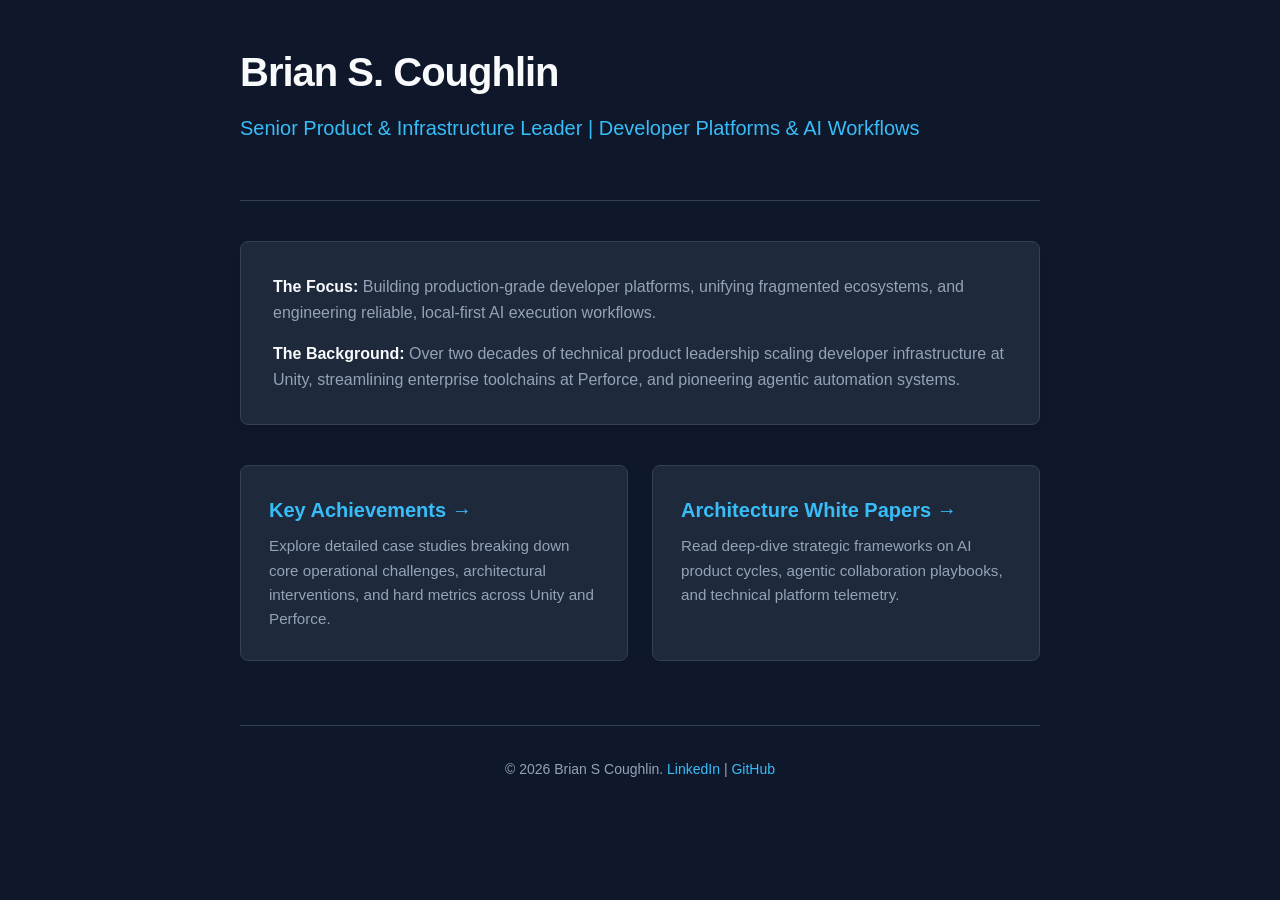
<file: index.html>
<!DOCTYPE html>
<html lang="en">
<head>
    <meta charset="UTF-8">
    <meta name="viewport" content="width=device-width, initial-scale=1.0">
    <title>Brian S. Coughlin — Senior Product & Infrastructure Leader</title>
    <style>
        :root {
            --bg-color: #0f172a;
            --card-bg: #1e293b;
            --text-primary: #f8fafc;
            --text-secondary: #94a3b8;
            --accent: #38bdf8;
            --border: #334155;
        }
        * { box-sizing: border-box; margin: 0; padding: 0; }
        body {
            font-family: -apple-system, BlinkMacSystemFont, "Segoe UI", Roboto, sans-serif;
            background-color: var(--bg-color);
            color: var(--text-primary);
            line-height: 1.6;
            padding: 2.5rem 1rem;
        }
        .container { max-width: 800px; margin: 0 auto; }
        header { margin-bottom: 2.5rem; border-bottom: 1px solid var(--border); padding-bottom: 2rem; }
        h1 { font-size: 2.5rem; color: var(--text-primary); margin-bottom: 0.5rem; letter-spacing: -0.025em; }
        h2 { font-size: 1.25rem; color: var(--accent); font-weight: 500; margin-bottom: 1.5rem; }
        
        .hero-narrative {
            background: var(--card-bg);
            border: 1px solid var(--border);
            border-radius: 8px;
            padding: 2rem;
            margin-bottom: 2.5rem;
            box-shadow: 0 4px 6px -1px rgba(0, 0, 0, 0.1);
        }
        .hero-narrative p { margin-bottom: 1rem; color: var(--text-secondary); }
        .hero-narrative p:last-child { margin-bottom: 0; }
        .hero-narrative strong { color: var(--text-primary); }

        .nav-grid {
            display: grid;
            grid-template-columns: 1fr 1fr;
            gap: 1.5rem;
            margin-bottom: 3rem;
        }
        @media (max-width: 640px) {
            .nav-grid { grid-template-columns: 1fr; }
        }
        .nav-card {
            background: var(--card-bg);
            border: 1px solid var(--border);
            border-radius: 8px;
            padding: 1.75rem;
            text-decoration: none;
            transition: transform 0.2s ease, border-color 0.2s ease, box-shadow 0.2s ease;
        }
        .nav-card:hover {
            border-color: var(--accent);
            transform: translateY(-2px);
            box-shadow: 0 10px 15px -3px rgba(56, 189, 248, 0.1);
        }
        .nav-card h3 { color: var(--accent); font-size: 1.25rem; margin-bottom: 0.5rem; }
        .nav-card p { color: var(--text-secondary); font-size: 0.95rem; }

        footer {
            text-align: center;
            color: var(--text-secondary);
            font-size: 0.875rem;
            border-top: 1px solid var(--border);
            padding-top: 2rem;
            margin-top: 4rem;
        }
        a { color: var(--accent); text-decoration: none; }
        a:hover { text-decoration: underline; }
    </style>
    <!-- Google Analytics -->
    <script async src="https://www.googletagmanager.com/gtag/js?id=G-MHNN1TP5FT"></script>
    <script>
      window.dataLayer = window.dataLayer || [];
      function gtag(){dataLayer.push(arguments);}
      gtag('js', new Date());

      gtag('config', 'G-MHNN1TP5FT');
    </script>
</head>
<body>
    <div class="container">
        <header>
            <h1>Brian S. Coughlin</h1>
            <h2>Senior Product & Infrastructure Leader | Developer Platforms & AI Workflows</h2>
        </header>

        <!-- Executive Narrative Trailer -->
        <div class="hero-narrative">
            <p><strong>The Focus:</strong> Building production-grade developer platforms, unifying fragmented ecosystems, and engineering reliable, local-first AI execution workflows.</p>
            <p><strong>The Background:</strong> Over two decades of technical product leadership scaling developer infrastructure at Unity, streamlining enterprise toolchains at Perforce, and pioneering agentic automation systems.</p>
        </div>

        <!-- Sub-section Navigation Hub -->
        <div class="nav-grid">
            <a href="achievements.html" class="nav-card">
                <h3>Key Achievements &rarr;</h3>
                <p>Explore detailed case studies breaking down core operational challenges, architectural interventions, and hard metrics across Unity and Perforce.</p>
            </a>
            <a href="artifacts/whitepapers.html" class="nav-card">
                <h3>Architecture White Papers &rarr;</h3>
                <p>Read deep-dive strategic frameworks on AI product cycles, agentic collaboration playbooks, and technical platform telemetry.</p>
            </a>
        </div>

        <footer>
            <p>&copy; 2026 Brian S Coughlin. <a href="https://www.linkedin.com/in/brianscoughlin/" target="_blank">LinkedIn</a> | <a href="https://github.com/briancoughlin">GitHub</a></p>
        </footer>
    </div>
</body>
</html>
</file>
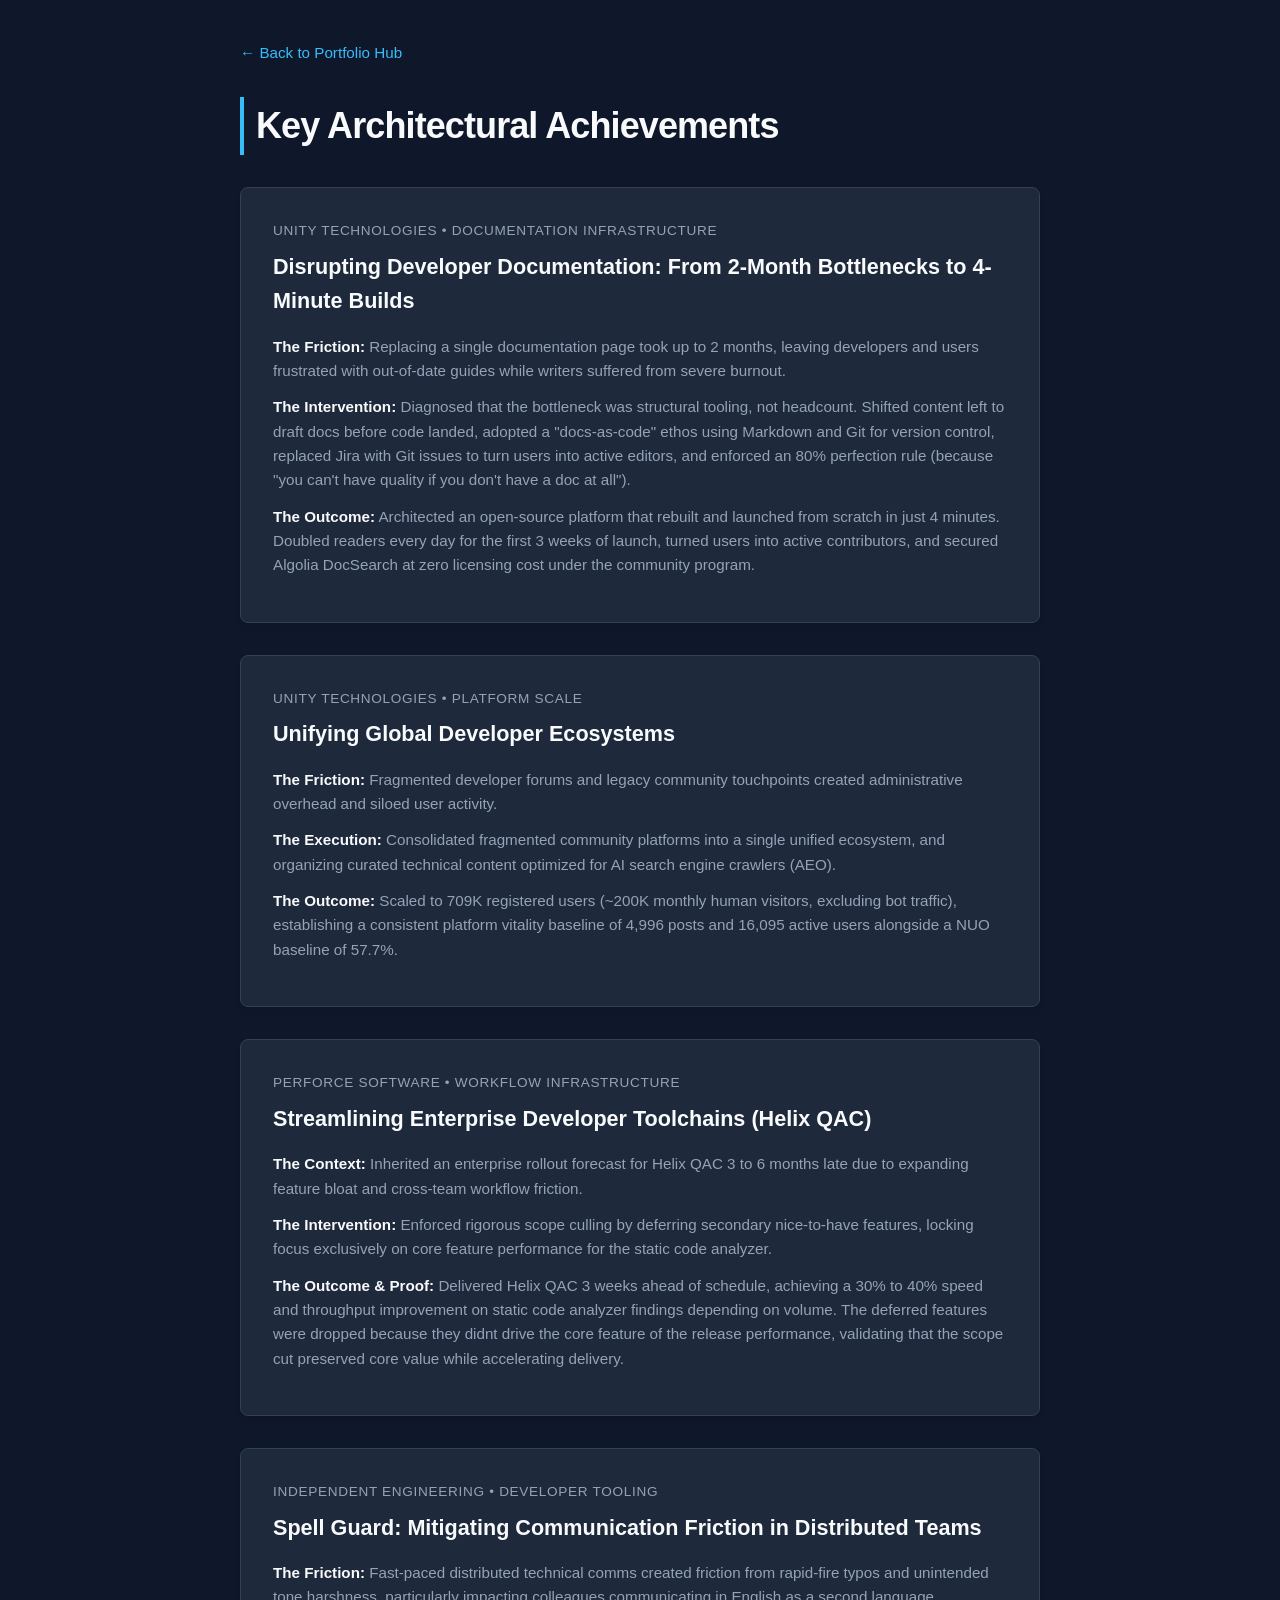
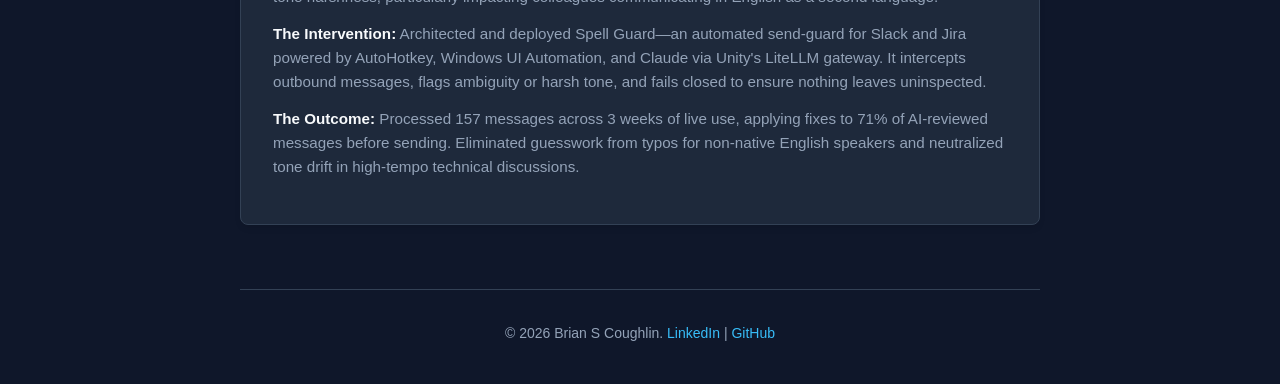
<file: achievements.html>
<!DOCTYPE html>
<html lang="en">
<head>
    <meta charset="UTF-8">
    <meta name="viewport" content="width=device-width, initial-scale=1.0">
    <title>Key Achievements — Brian S. Coughlin</title>
    <style>
        :root {
            --bg-color: #0f172a;
            --card-bg: #1e293b;
            --text-primary: #f8fafc;
            --text-secondary: #94a3b8;
            --accent: #38bdf8;
            --border: #334155;
        }
        * { box-sizing: border-box; margin: 0; padding: 0; }
        body {
            font-family: -apple-system, BlinkMacSystemFont, "Segoe UI", Roboto, sans-serif;
            background-color: var(--bg-color);
            color: var(--text-primary);
            line-height: 1.6;
            padding: 2.5rem 1rem;
        }
        .container { max-width: 800px; margin: 0 auto; }
        .back-link { display: inline-block; margin-bottom: 2rem; color: var(--accent); font-size: 0.95rem; }
        h1 { font-size: 2.25rem; margin-bottom: 2rem; color: var(--text-primary); border-left: 4px solid var(--accent); padding-left: 0.75rem; letter-spacing: -0.025em; }
        
        .case-card {
            background: var(--card-bg);
            border: 1px solid var(--border);
            border-radius: 8px;
            padding: 2rem;
            margin-bottom: 2rem;
            box-shadow: 0 4px 6px -1px rgba(0, 0, 0, 0.1);
        }
        .case-meta { font-size: 0.85rem; color: var(--text-secondary); text-transform: uppercase; letter-spacing: 0.05em; margin-bottom: 0.5rem; }
        .case-card h2 { font-size: 1.35rem; color: var(--text-primary); margin-bottom: 1rem; }
        .case-card p { color: var(--text-secondary); margin-bottom: 0.75rem; font-size: 0.95rem; }
        .case-card strong { color: var(--text-primary); }
        
        footer { text-align: center; color: var(--text-secondary); font-size: 0.875rem; border-top: 1px solid var(--border); padding-top: 2rem; margin-top: 4rem; }
        a { color: var(--accent); text-decoration: none; }
        a:hover { text-decoration: underline; }
    </style>

    <!-- Google tag (gtag.js) -->
    <script async src="https://www.googletagmanager.com/gtag/js?id=YOUR_MEASUREMENT_ID"></script>
    <script>
      window.dataLayer = window.dataLayer || [];
      function gtag(){dataLayer.push(arguments);}
      gtag('js', new Date());

      gtag('config', 'YOUR_MEASUREMENT_ID');
    </script>
</head>
<body>
    <div class="container">
        <a href="index.html" class="back-link">&larr; Back to Portfolio Hub</a>
        
        <h1>Key Architectural Achievements</h1>

        <div class="case-card">
            <div class="case-meta">Unity Technologies &bull; Documentation Infrastructure</div>
            <h2>Disrupting Developer Documentation: From 2-Month Bottlenecks to 4-Minute Builds</h2>
            <p><strong>The Friction:</strong> Replacing a single documentation page took up to 2 months, leaving developers and users frustrated with out-of-date guides while writers suffered from severe burnout.</p>
            <p><strong>The Intervention:</strong> Diagnosed that the bottleneck was structural tooling, not headcount. Shifted content left to draft docs before code landed, adopted a "docs-as-code" ethos using Markdown and Git for version control, replaced Jira with Git issues to turn users into active editors, and enforced an 80% perfection rule (because "you can't have quality if you don't have a doc at all").</p>
            <p><strong>The Outcome:</strong> Architected an open-source platform that rebuilt and launched from scratch in just 4 minutes. Doubled readers every day for the first 3 weeks of launch, turned users into active contributors, and secured Algolia DocSearch at zero licensing cost under the community program.</p>
        </div>

        <div class="case-card">
            <div class="case-meta">Unity Technologies &bull; Platform Scale</div>
            <h2>Unifying Global Developer Ecosystems</h2>
            <p><strong>The Friction:</strong> Fragmented developer forums and legacy community touchpoints created administrative overhead and siloed user activity.</p>
            <p><strong>The Execution:</strong> Consolidated fragmented community platforms into a single unified ecosystem, and organizing curated technical content optimized for AI search engine crawlers (AEO).</p>
            <p><strong>The Outcome:</strong> Scaled to 709K registered users (~200K monthly human visitors, excluding bot traffic), establishing a consistent platform vitality baseline of 4,996 posts and 16,095 active users alongside a NUO baseline of 57.7%.</p>
        </div>

        <div class="case-card">
            <div class="case-meta">Perforce Software &bull; Workflow Infrastructure</div>
            <h2>Streamlining Enterprise Developer Toolchains (Helix QAC)</h2>
            <p><strong>The Context:</strong> Inherited an enterprise rollout forecast for Helix QAC 3 to 6 months late due to expanding feature bloat and cross-team workflow friction.</p>
            <p><strong>The Intervention:</strong> Enforced rigorous scope culling by deferring secondary nice-to-have features, locking focus exclusively on core feature performance for the static code analyzer.</p>
            <p><strong>The Outcome & Proof:</strong> Delivered Helix QAC 3 weeks ahead of schedule, achieving a 30% to 40% speed and throughput improvement on static code analyzer findings depending on volume. The deferred features were  dropped because they didnt drive the core feature of the release performance, validating that the scope cut preserved core value while accelerating delivery.</p>
        </div>

        <div class="case-card">
            <div class="case-meta">Independent Engineering &bull; Developer Tooling</div>
            <h2>Spell Guard: Mitigating Communication Friction in Distributed Teams</h2>
            <p><strong>The Friction:</strong> Fast-paced distributed technical comms created friction from rapid-fire typos and unintended tone harshness, particularly impacting colleagues communicating in English as a second language.</p>
            <p><strong>The Intervention:</strong> Architected and deployed Spell Guard—an automated send-guard for Slack and Jira powered by AutoHotkey, Windows UI Automation, and Claude via Unity's LiteLLM gateway. It intercepts outbound messages, flags ambiguity or harsh tone, and fails closed to ensure nothing leaves uninspected.</p>
            <p><strong>The Outcome:</strong> Processed 157 messages across 3 weeks of live use, applying fixes to 71% of AI-reviewed messages before sending. Eliminated guesswork from typos for non-native English speakers and neutralized tone drift in high-tempo technical discussions.</p>
        </div>

        <footer>
            <p>&copy; 2026 Brian S Coughlin. <a href="https://www.linkedin.com/in/brianscoughlin/" target="_blank">LinkedIn</a> | <a href="https://github.com/briancoughlin">GitHub</a></p>
        </footer>
    </div>
</body>
</html>
</file>
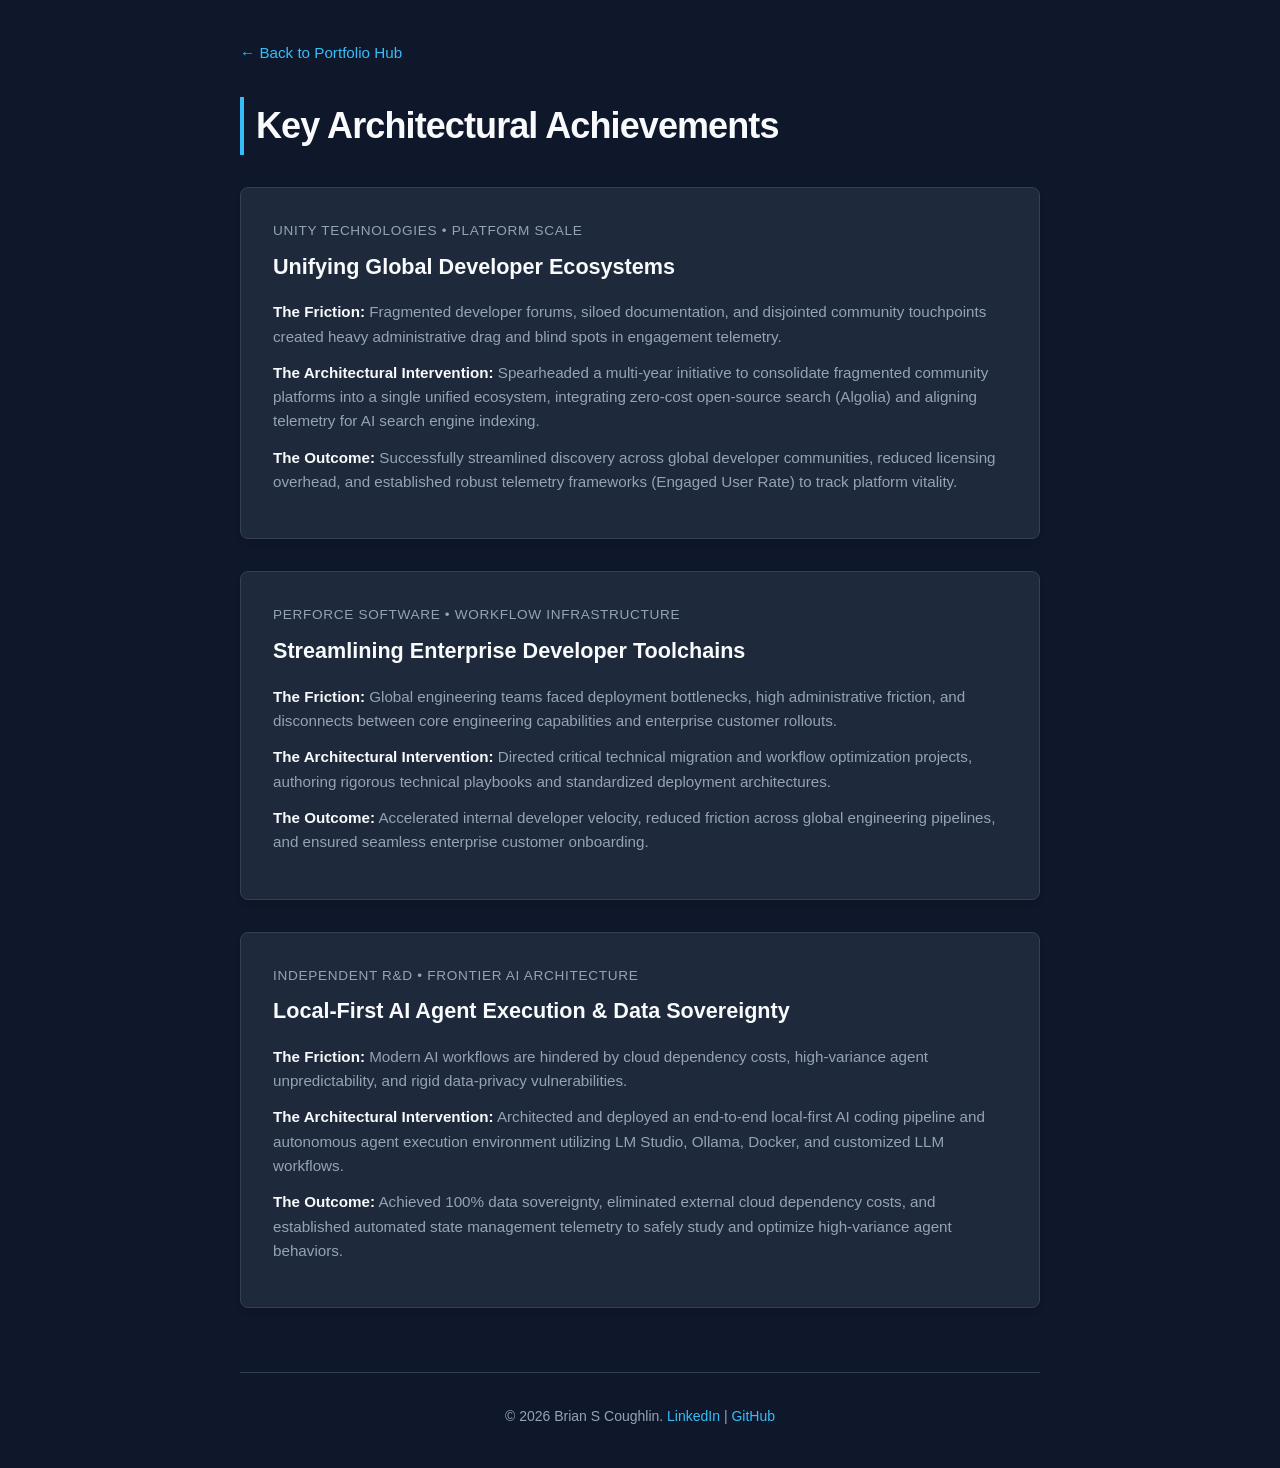
<file: artifacts/achievements.html>
<!DOCTYPE html>
<html lang="en">
<head>
    <meta charset="UTF-8">
    <meta name="viewport" content="width=device-width, initial-scale=1.0">
    <title>Key Achievements — Brian S. Coughlin</title>
    <style>
        :root {
            --bg-color: #0f172a;
            --card-bg: #1e293b;
            --text-primary: #f8fafc;
            --text-secondary: #94a3b8;
            --accent: #38bdf8;
            --border: #334155;
        }
        * { box-sizing: border-box; margin: 0; padding: 0; }
        body {
            font-family: -apple-system, BlinkMacSystemFont, "Segoe UI", Roboto, sans-serif;
            background-color: var(--bg-color);
            color: var(--text-primary);
            line-height: 1.6;
            padding: 2.5rem 1rem;
        }
        .container { max-width: 800px; margin: 0 auto; }
        .back-link { display: inline-block; margin-bottom: 2rem; color: var(--accent); font-size: 0.95rem; }
        h1 { font-size: 2.25rem; margin-bottom: 2rem; color: var(--text-primary); border-left: 4px solid var(--accent); padding-left: 0.75rem; letter-spacing: -0.025em; }
        
        .case-card {
            background: var(--card-bg);
            border: 1px solid var(--border);
            border-radius: 8px;
            padding: 2rem;
            margin-bottom: 2rem;
            box-shadow: 0 4px 6px -1px rgba(0, 0, 0, 0.1);
        }
        .case-meta { font-size: 0.85rem; color: var(--text-secondary); text-transform: uppercase; letter-spacing: 0.05em; margin-bottom: 0.5rem; }
        .case-card h2 { font-size: 1.35rem; color: var(--text-primary); margin-bottom: 1rem; }
        .case-card p { color: var(--text-secondary); margin-bottom: 0.75rem; font-size: 0.95rem; }
        .case-card strong { color: var(--text-primary); }
        
        footer { text-align: center; color: var(--text-secondary); font-size: 0.875rem; border-top: 1px solid var(--border); padding-top: 2rem; margin-top: 4rem; }
        a { color: var(--accent); text-decoration: none; }
        a:hover { text-decoration: underline; }
    </style>
    <!-- Google Analytics -->
    <script async src="https://www.googletagmanager.com/gtag/js?id=G-MHNN1TP5FT"></script>
    <script>
      window.dataLayer = window.dataLayer || [];
      function gtag(){dataLayer.push(arguments);}
      gtag('js', new Date());

      gtag('config', 'G-MHNN1TP5FT');
    </script>
</head>
<body>
    <div class="container">
        <a href="index.html" class="back-link">&larr; Back to Portfolio Hub</a>
        
        <h1>Key Architectural Achievements</h1>

        <div class="case-card">
            <div class="case-meta">Unity Technologies &bull; Platform Scale</div>
            <h2>Unifying Global Developer Ecosystems</h2>
            <p><strong>The Friction:</strong> Fragmented developer forums, siloed documentation, and disjointed community touchpoints created heavy administrative drag and blind spots in engagement telemetry.</p>
            <p><strong>The Architectural Intervention:</strong> Spearheaded a multi-year initiative to consolidate fragmented community platforms into a single unified ecosystem, integrating zero-cost open-source search (Algolia) and aligning telemetry for AI search engine indexing.</p>
            <p><strong>The Outcome:</strong> Successfully streamlined discovery across global developer communities, reduced licensing overhead, and established robust telemetry frameworks (Engaged User Rate) to track platform vitality.</p>
        </div>

        <div class="case-card">
            <div class="case-meta">Perforce Software &bull; Workflow Infrastructure</div>
            <h2>Streamlining Enterprise Developer Toolchains</h2>
            <p><strong>The Friction:</strong> Global engineering teams faced deployment bottlenecks, high administrative friction, and disconnects between core engineering capabilities and enterprise customer rollouts.</p>
            <p><strong>The Architectural Intervention:</strong> Directed critical technical migration and workflow optimization projects, authoring rigorous technical playbooks and standardized deployment architectures.</p>
            <p><strong>The Outcome:</strong> Accelerated internal developer velocity, reduced friction across global engineering pipelines, and ensured seamless enterprise customer onboarding.</p>
        </div>

        <div class="case-card">
            <div class="case-meta">Independent R&D &bull; Frontier AI Architecture</div>
            <h2>Local-First AI Agent Execution & Data Sovereignty</h2>
            <p><strong>The Friction:</strong> Modern AI workflows are hindered by cloud dependency costs, high-variance agent unpredictability, and rigid data-privacy vulnerabilities.</p>
            <p><strong>The Architectural Intervention:</strong> Architected and deployed an end-to-end local-first AI coding pipeline and autonomous agent execution environment utilizing LM Studio, Ollama, Docker, and customized LLM workflows.</p>
            <p><strong>The Outcome:</strong> Achieved 100% data sovereignty, eliminated external cloud dependency costs, and established automated state management telemetry to safely study and optimize high-variance agent behaviors.</p>
        </div>

        <footer>
            <p>&copy; 2026 Brian S Coughlin. <a href="https://www.linkedin.com/in/brianscoughlin/" target="_blank">LinkedIn</a> | <a href="https://github.com/briancoughlin">GitHub</a></p>
        </footer>
    </div>
</body>
</html>
</file>
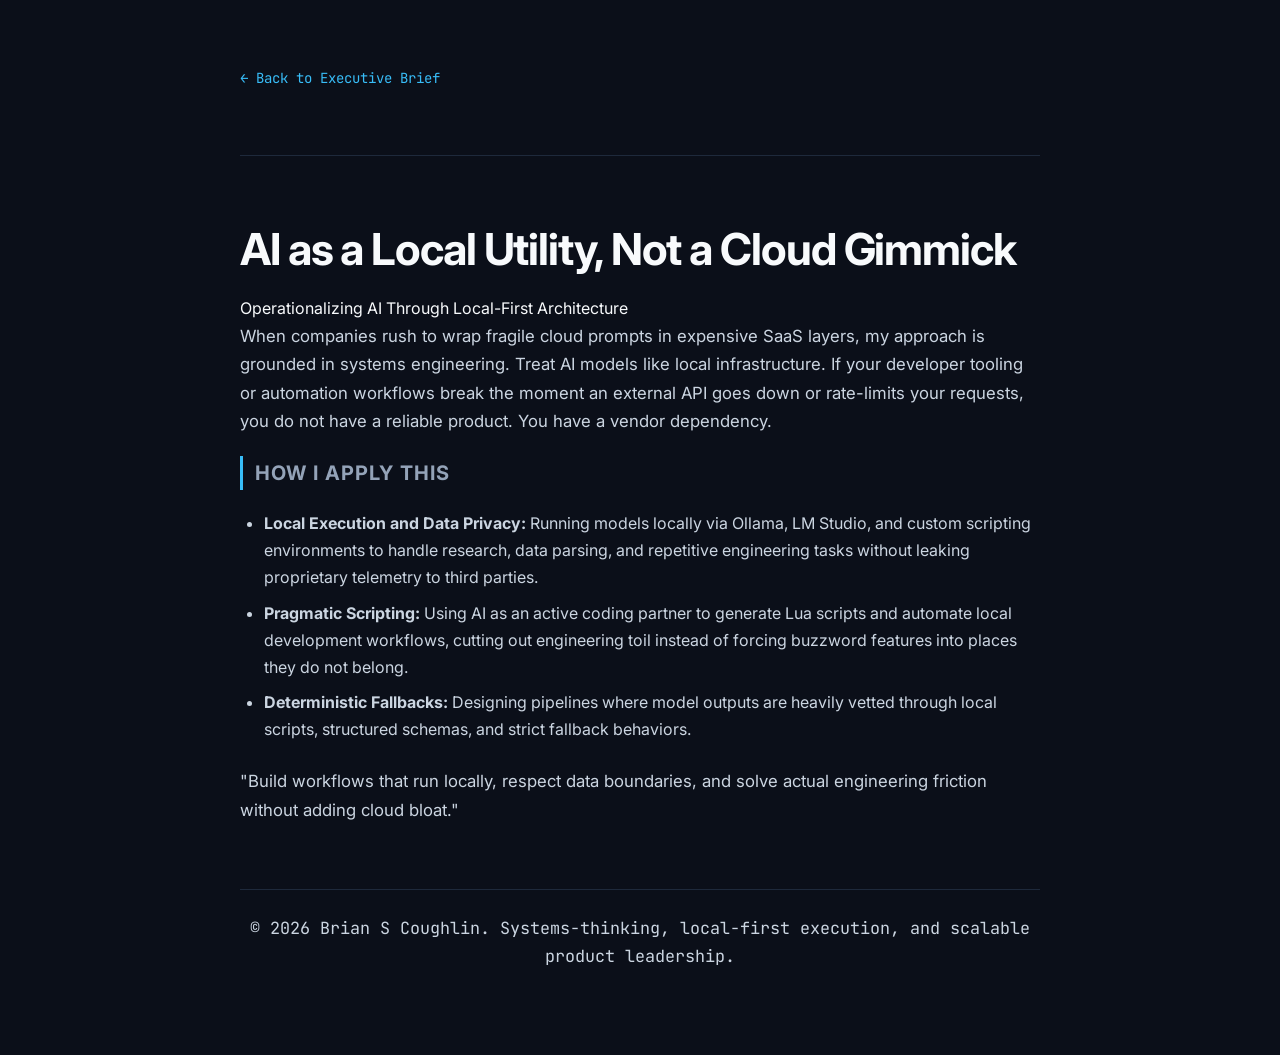
<file: artifacts/ai-infrastructure.html>
<!DOCTYPE html>
<html lang="en">
<head>
    <meta charset="UTF-8">
    <meta name="viewport" content="width=device-width, initial-scale=1.0">
    <title>AI as a Local Utility | Brian S Coughlin</title>
    <link rel="preconnect" href="https://fonts.googleapis.com">
    <link rel="preconnect" href="https://fonts.gstatic.com" crossorigin>
    <link href="https://fonts.googleapis.com/css2?family=Inter:wght@300;400;500;600;700&family=JetBrains+Mono:wght@400;500&display=swap" rel="stylesheet">
    <link rel="stylesheet" href="../assets/css/main.css">
    <!-- Google Analytics -->
    <script async src="https://www.googletagmanager.com/gtag/js?id=G-MHNN1TP5FT"></script>
    <script>
      window.dataLayer = window.dataLayer || [];
      function gtag(){dataLayer.push(arguments);}
      gtag('js', new Date());

      gtag('config', 'G-MHNN1TP5FT');
    </script>
</head>
<body>
    <div class="container">
        <header>
            <a href="../index.html" class="back-link">&larr; Back to Executive Brief</a>
        </header>
        
        <h1>AI as a Local Utility, Not a Cloud Gimmick</h1>
        <div class="subtitle">Operationalizing AI Through Local-First Architecture</div>

        <p>When companies rush to wrap fragile cloud prompts in expensive SaaS layers, my approach is grounded in systems engineering. Treat AI models like local infrastructure. If your developer tooling or automation workflows break the moment an external API goes down or rate-limits your requests, you do not have a reliable product. You have a vendor dependency.</p>

        <h2>How I Apply This</h2>
        <ul>
            <li><strong>Local Execution and Data Privacy:</strong> Running models locally via Ollama, LM Studio, and custom scripting environments to handle research, data parsing, and repetitive engineering tasks without leaking proprietary telemetry to third parties.</li>
            <li><strong>Pragmatic Scripting:</strong> Using AI as an active coding partner to generate Lua scripts and automate local development workflows, cutting out engineering toil instead of forcing buzzword features into places they do not belong.</li>
            <li><strong>Deterministic Fallbacks:</strong> Designing pipelines where model outputs are heavily vetted through local scripts, structured schemas, and strict fallback behaviors.</li>
        </ul>

        <div class="callout">
            <p>"Build workflows that run locally, respect data boundaries, and solve actual engineering friction without adding cloud bloat."</p>
        </div>

        <footer>
            <p>&copy; 2026 Brian S Coughlin. Systems-thinking, local-first execution, and scalable product leadership.</p>
        </footer>
    </div>
</body>
</html>
</file>
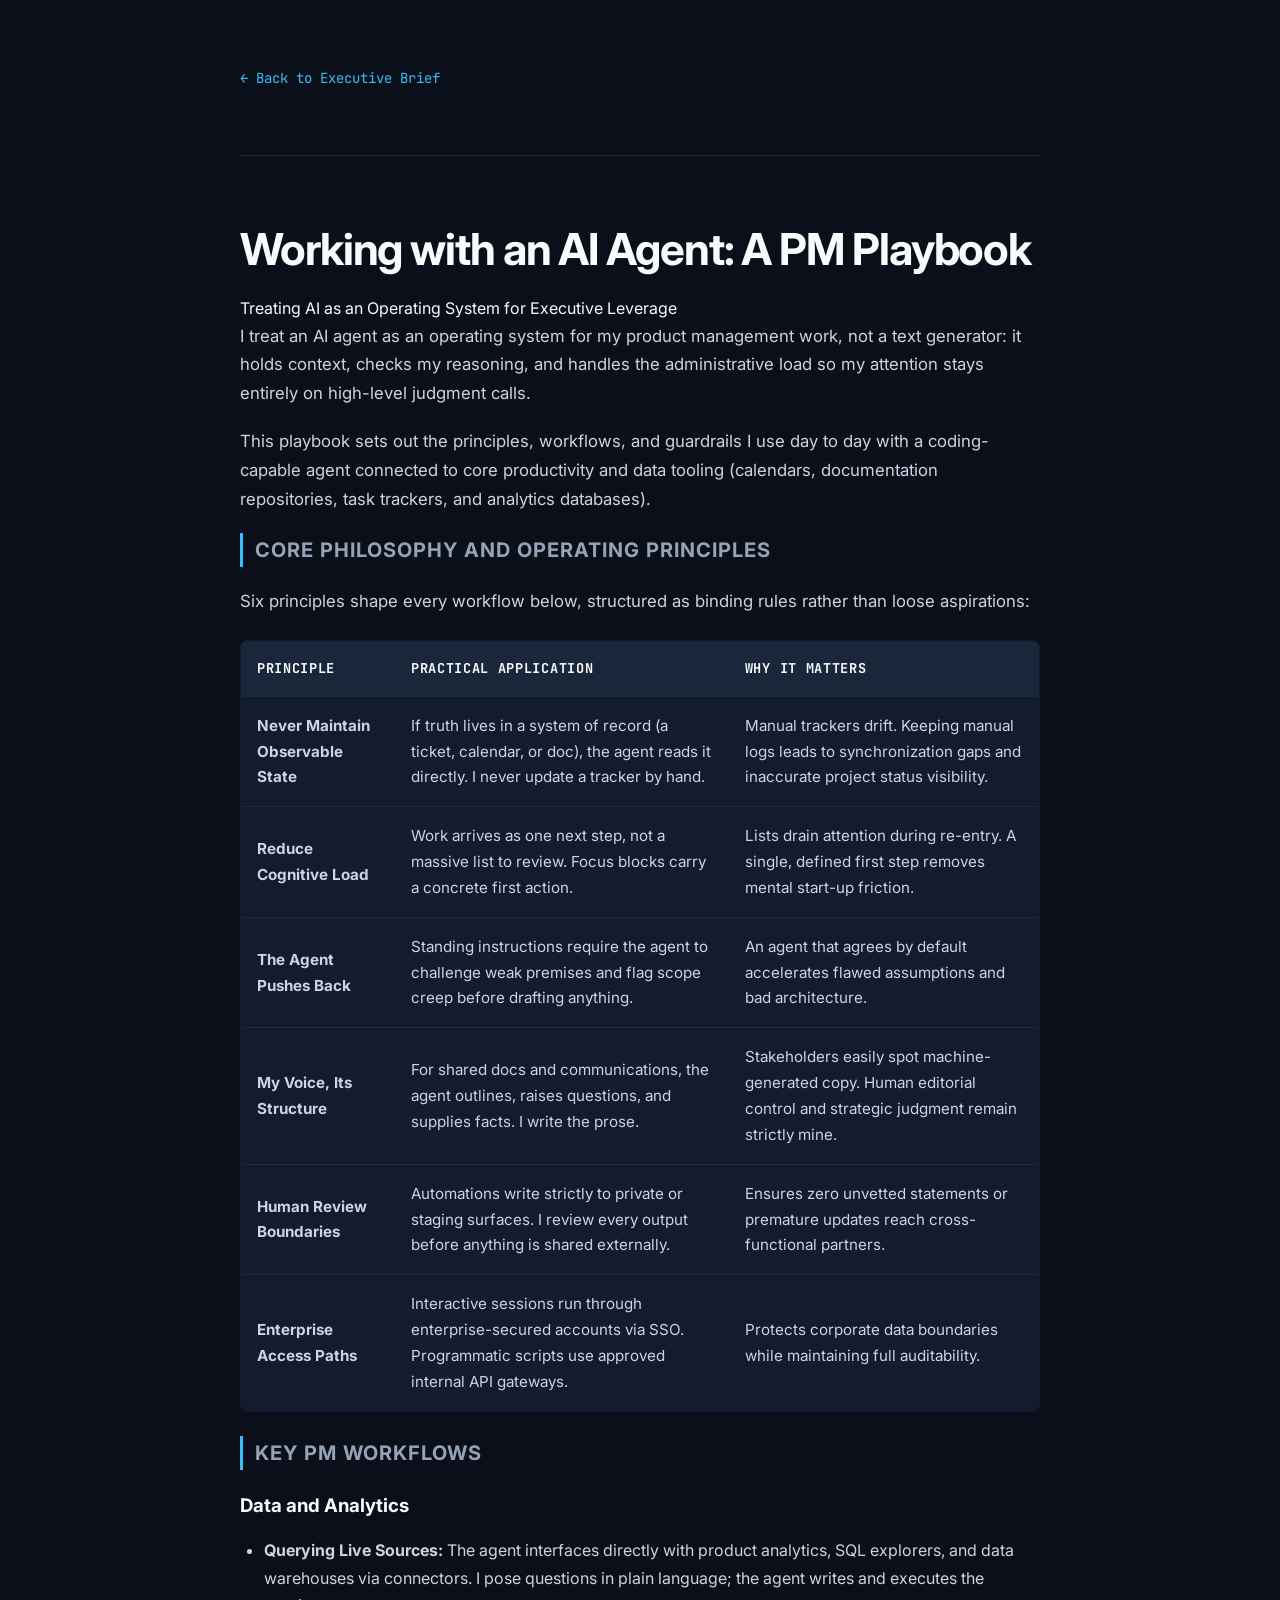
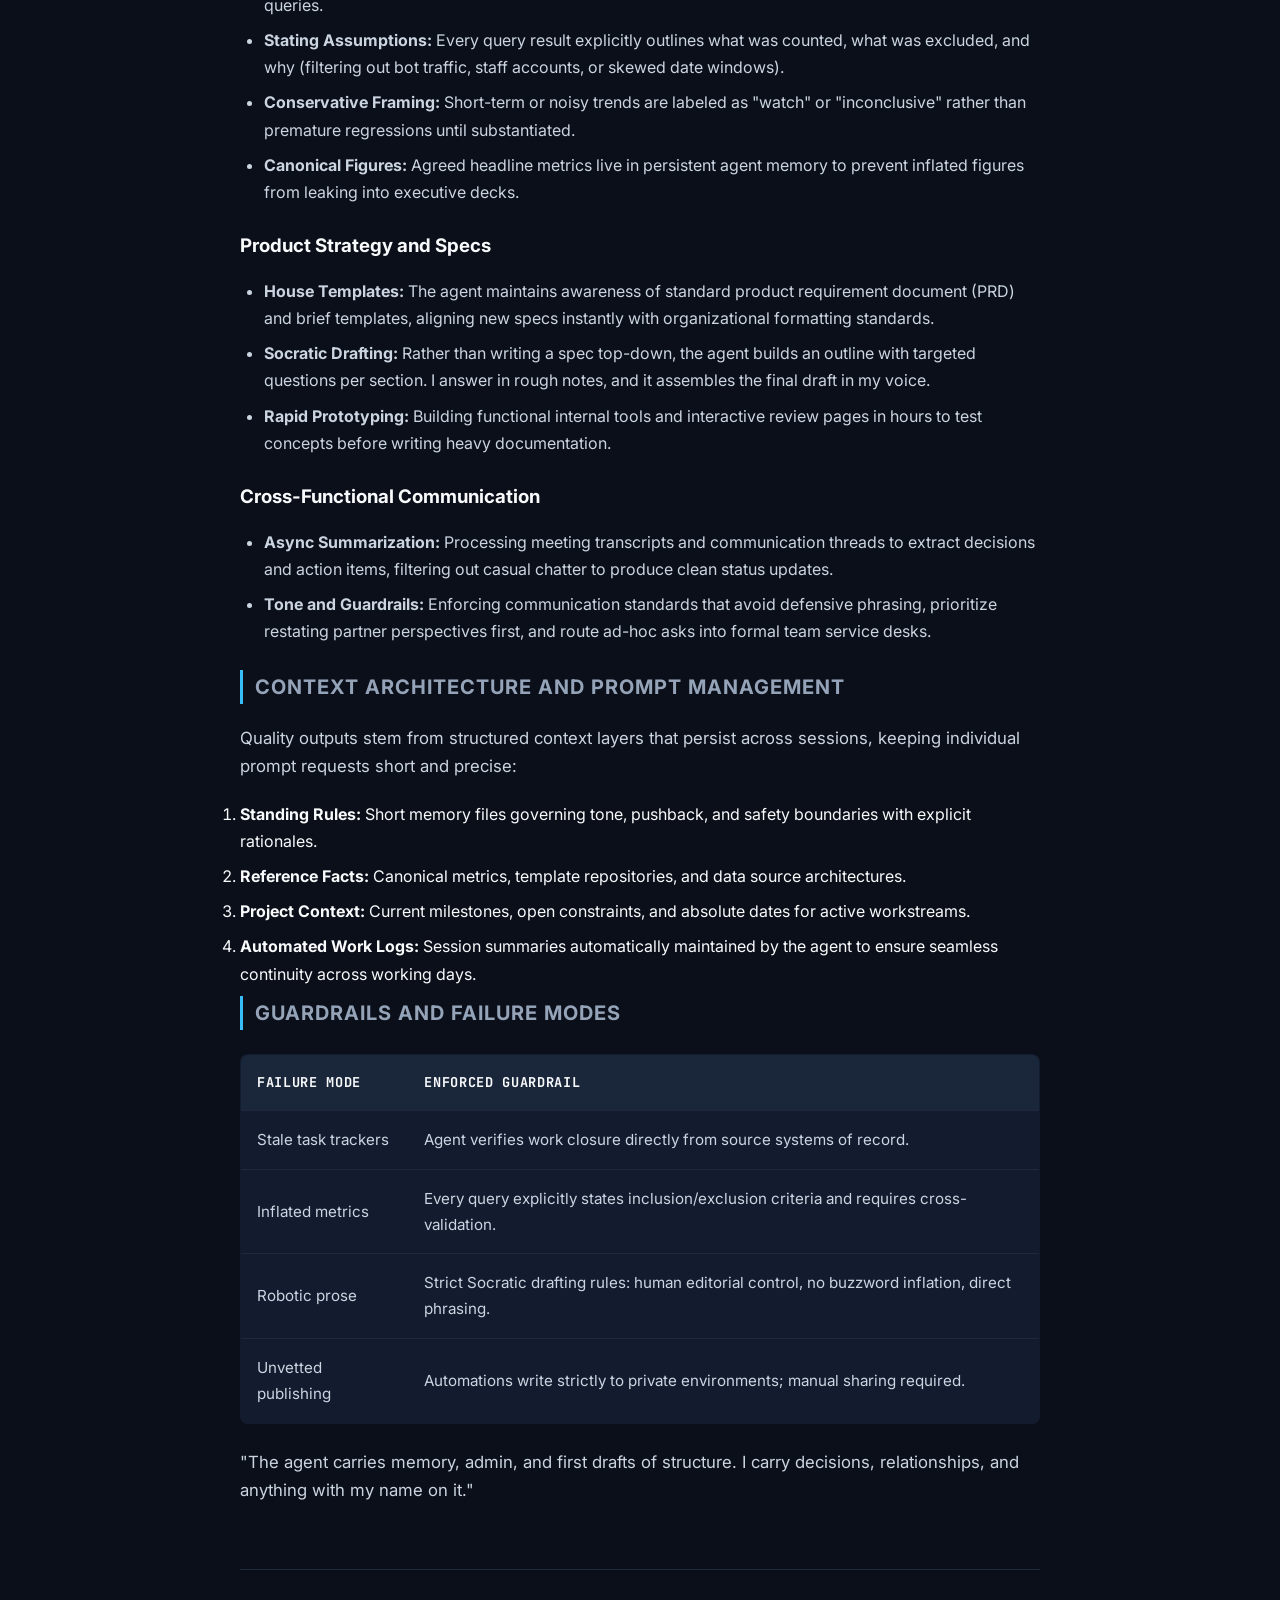
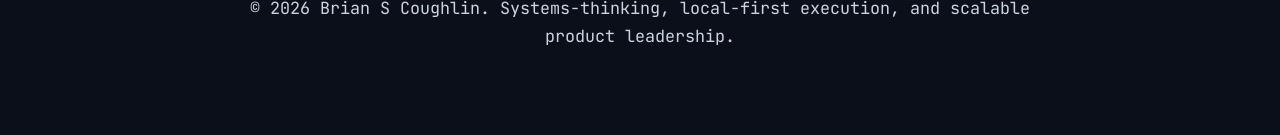
<file: artifacts/ai-pm-playbook.html>
<!DOCTYPE html>
<html lang="en">
<head>
    <meta charset="UTF-8">
    <meta name="viewport" content="width=device-width, initial-scale=1.0">
    <title>Working with an AI Agent: A PM Playbook | Brian S Coughlin</title>
    <link rel="preconnect" href="https://fonts.googleapis.com">
    <link rel="preconnect" href="https://fonts.gstatic.com" crossorigin>
    <link href="https://fonts.googleapis.com/css2?family=Inter:wght@300;400;500;600;700&family=JetBrains+Mono:wght@400;500&display=swap" rel="stylesheet">
    <link rel="stylesheet" href="../assets/css/main.css">
    <style>
        table {
            width: 100%;
            border-collapse: collapse;
            margin: 1.5rem 0;
            background-color: var(--card-bg);
            border: 1px solid var(--border);
            border-radius: 8px;
            overflow: hidden;
        }
        th, td {
            padding: 1rem;
            text-align: left;
            border-bottom: 1px solid var(--border);
            font-size: 0.95rem;
            color: #cbd5e1;
        }
        th {
            background-color: #1a2639;
            color: var(--text-primary);
            font-family: var(--font-mono);
            font-size: 0.85rem;
            text-transform: uppercase;
            letter-spacing: 0.05em;
        }
        tr:last-child td {
            border-bottom: none;
        }
    </style>
    <!-- Google Analytics -->
    <script async src="https://www.googletagmanager.com/gtag/js?id=G-MHNN1TP5FT"></script>
    <script>
      window.dataLayer = window.dataLayer || [];
      function gtag(){dataLayer.push(arguments);}
      gtag('js', new Date());

      gtag('config', 'G-MHNN1TP5FT');
    </script>
</head>
<body>
    <div class="container">
        <header>
            <a href="../index.html" class="back-link">&larr; Back to Executive Brief</a>
        </header>
        
        <h1>Working with an AI Agent: A PM Playbook</h1>
        <div class="subtitle">Treating AI as an Operating System for Executive Leverage</div>

        <p>I treat an AI agent as an operating system for my product management work, not a text generator: it holds context, checks my reasoning, and handles the administrative load so my attention stays entirely on high-level judgment calls.</p>

        <p>This playbook sets out the principles, workflows, and guardrails I use day to day with a coding-capable agent connected to core productivity and data tooling (calendars, documentation repositories, task trackers, and analytics databases).</p>

        <h2>Core Philosophy and Operating Principles</h2>
        <p>Six principles shape every workflow below, structured as binding rules rather than loose aspirations:</p>

        <table>
            <thead>
                <tr>
                    <th>Principle</th>
                    <th>Practical Application</th>
                    <th>Why It Matters</th>
                </tr>
            </thead>
            <tbody>
                <tr>
                    <td><strong>Never Maintain Observable State</strong></td>
                    <td>If truth lives in a system of record (a ticket, calendar, or doc), the agent reads it directly. I never update a tracker by hand.</td>
                    <td>Manual trackers drift. Keeping manual logs leads to synchronization gaps and inaccurate project status visibility.</td>
                </tr>
                <tr>
                    <td><strong>Reduce Cognitive Load</strong></td>
                    <td>Work arrives as one next step, not a massive list to review. Focus blocks carry a concrete first action.</td>
                    <td>Lists drain attention during re-entry. A single, defined first step removes mental start-up friction.</td>
                </tr>
                <tr>
                    <td><strong>The Agent Pushes Back</strong></td>
                    <td>Standing instructions require the agent to challenge weak premises and flag scope creep before drafting anything.</td>
                    <td>An agent that agrees by default accelerates flawed assumptions and bad architecture.</td>
                </tr>
                <tr>
                    <td><strong>My Voice, Its Structure</strong></td>
                    <td>For shared docs and communications, the agent outlines, raises questions, and supplies facts. I write the prose.</td>
                    <td>Stakeholders easily spot machine-generated copy. Human editorial control and strategic judgment remain strictly mine.</td>
                </tr>
                <tr>
                    <td><strong>Human Review Boundaries</strong></td>
                    <td>Automations write strictly to private or staging surfaces. I review every output before anything is shared externally.</td>
                    <td>Ensures zero unvetted statements or premature updates reach cross-functional partners.</td>
                </tr>
                <tr>
                    <td><strong>Enterprise Access Paths</strong></td>
                    <td>Interactive sessions run through enterprise-secured accounts via SSO. Programmatic scripts use approved internal API gateways.</td>
                    <td>Protects corporate data boundaries while maintaining full auditability.</td>
                </tr>
            </tbody>
        </table>

        <h2>Key PM Workflows</h2>

        <h3>Data and Analytics</h3>
        <ul>
            <li><strong>Querying Live Sources:</strong> The agent interfaces directly with product analytics, SQL explorers, and data warehouses via connectors. I pose questions in plain language; the agent writes and executes the queries.</li>
            <li><strong>Stating Assumptions:</strong> Every query result explicitly outlines what was counted, what was excluded, and why (filtering out bot traffic, staff accounts, or skewed date windows).</li>
            <li><strong>Conservative Framing:</strong> Short-term or noisy trends are labeled as "watch" or "inconclusive" rather than premature regressions until substantiated.</li>
            <li><strong>Canonical Figures:</strong> Agreed headline metrics live in persistent agent memory to prevent inflated figures from leaking into executive decks.</li>
        </ul>

        <h3>Product Strategy and Specs</h3>
        <ul>
            <li><strong>House Templates:</strong> The agent maintains awareness of standard product requirement document (PRD) and brief templates, aligning new specs instantly with organizational formatting standards.</li>
            <li><strong>Socratic Drafting:</strong> Rather than writing a spec top-down, the agent builds an outline with targeted questions per section. I answer in rough notes, and it assembles the final draft in my voice.</li>
            <li><strong>Rapid Prototyping:</strong> Building functional internal tools and interactive review pages in hours to test concepts before writing heavy documentation.</li>
        </ul>

        <h3>Cross-Functional Communication</h3>
        <ul>
            <li><strong>Async Summarization:</strong> Processing meeting transcripts and communication threads to extract decisions and action items, filtering out casual chatter to produce clean status updates.</li>
            <li><strong>Tone and Guardrails:</strong> Enforcing communication standards that avoid defensive phrasing, prioritize restating partner perspectives first, and route ad-hoc asks into formal team service desks.</li>
        </ul>

        <h2>Context Architecture and Prompt Management</h2>
        <p>Quality outputs stem from structured context layers that persist across sessions, keeping individual prompt requests short and precise:</p>
        <ol>
            <li><strong>Standing Rules:</strong> Short memory files governing tone, pushback, and safety boundaries with explicit rationales.</li>
            <li><strong>Reference Facts:</strong> Canonical metrics, template repositories, and data source architectures.</li>
            <li><strong>Project Context:</strong> Current milestones, open constraints, and absolute dates for active workstreams.</li>
            <li><strong>Automated Work Logs:</strong> Session summaries automatically maintained by the agent to ensure seamless continuity across working days.</li>
        </ol>

        <h2>Guardrails and Failure Modes</h2>
        <table>
            <thead>
                <tr>
                    <th>Failure Mode</th>
                    <th>Enforced Guardrail</th>
                </tr>
            </thead>
            <tbody>
                <tr>
                    <td>Stale task trackers</td>
                    <td>Agent verifies work closure directly from source systems of record.</td>
                </tr>
                <tr>
                    <td>Inflated metrics</td>
                    <td>Every query explicitly states inclusion/exclusion criteria and requires cross-validation.</td>
                </tr>
                <tr>
                    <td>Robotic prose</td>
                    <td>Strict Socratic drafting rules: human editorial control, no buzzword inflation, direct phrasing.</td>
                </tr>
                <tr>
                    <td>Unvetted publishing</td>
                    <td>Automations write strictly to private environments; manual sharing required.</td>
                </tr>
            </tbody>
        </table>

        <div class="callout">
            <p>"The agent carries memory, admin, and first drafts of structure. I carry decisions, relationships, and anything with my name on it."</p>
        </div>

        <footer>
            <p>&copy; 2026 Brian S Coughlin. Systems-thinking, local-first execution, and scalable product leadership.</p>
        </footer>
    </div>
</body>
</html>
</file>
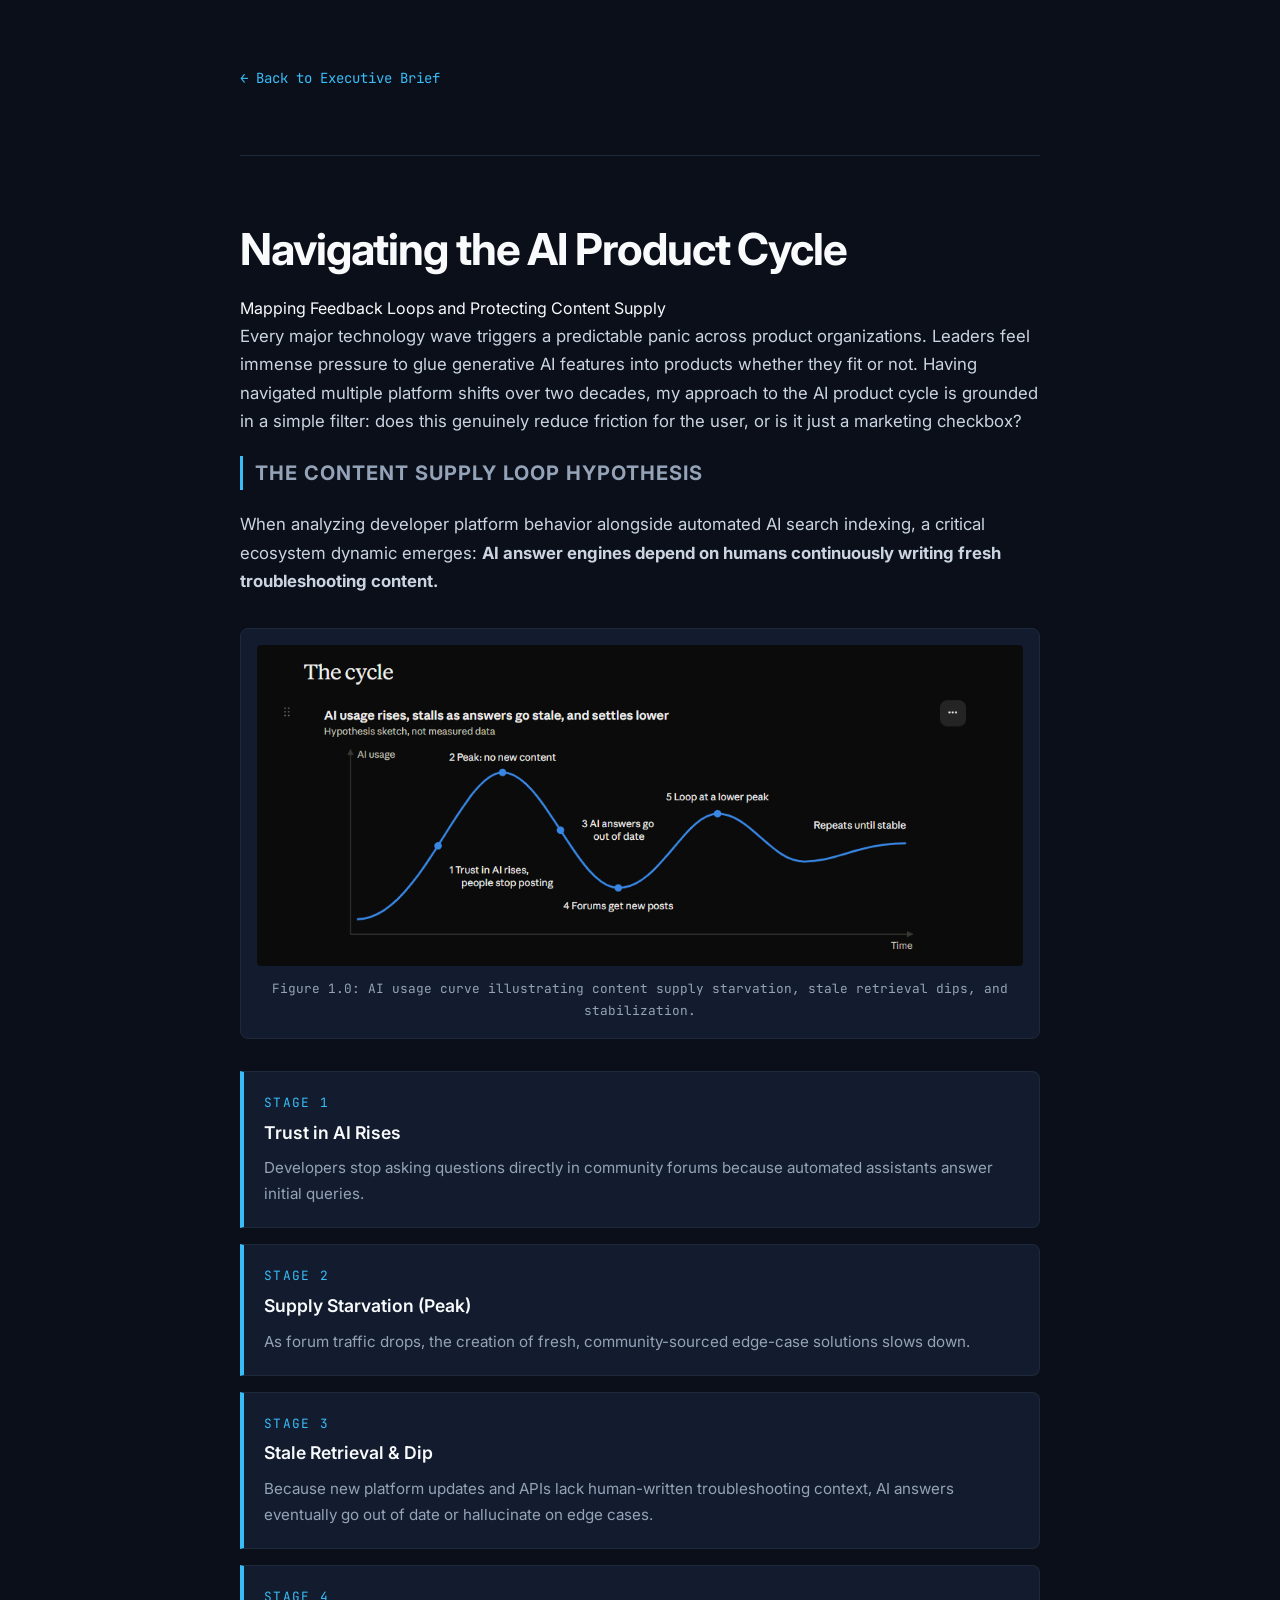
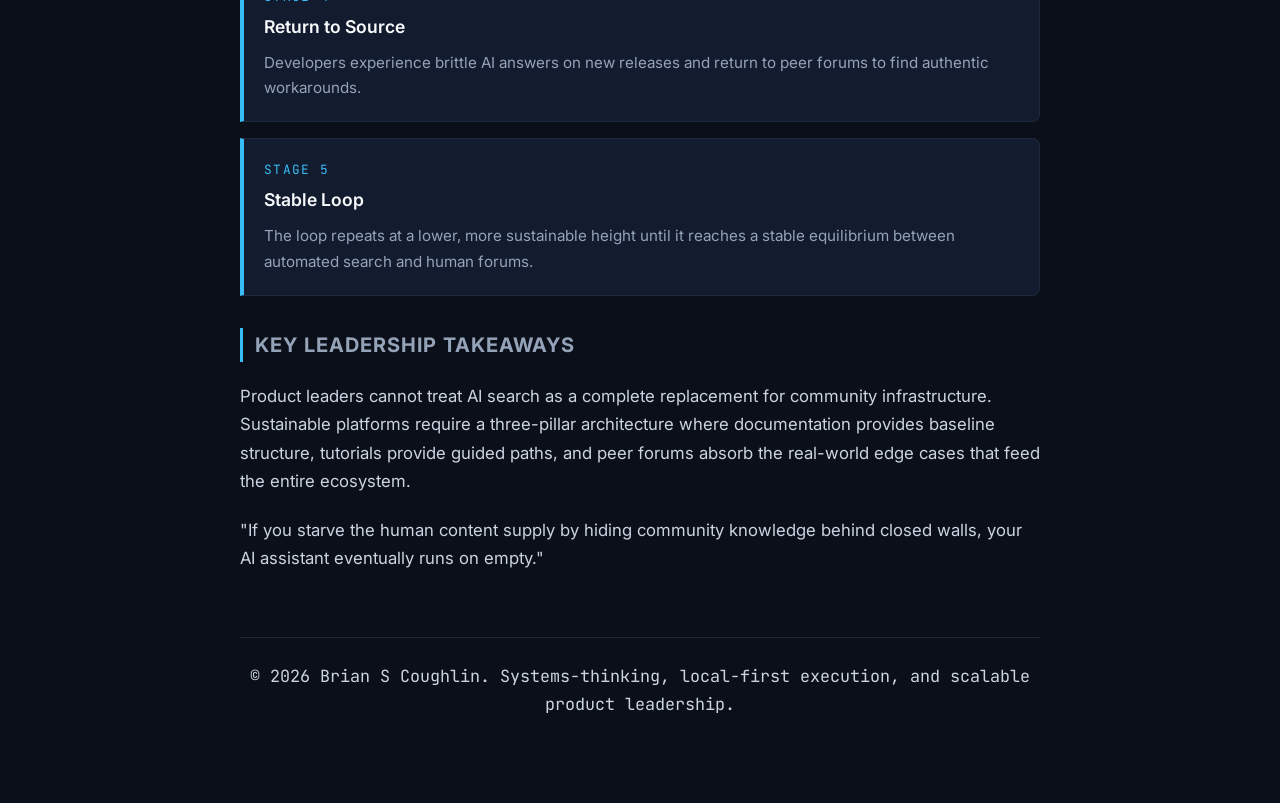
<file: artifacts/ai-product-cycle.html>
<!DOCTYPE html>
<html lang="en">
<head>
    <meta charset="UTF-8">
    <meta name="viewport" content="width=device-width, initial-scale=1.0">
    <title>Navigating the AI Product Cycle | Brian S Coughlin</title>
    <link rel="preconnect" href="https://fonts.googleapis.com">
    <link rel="preconnect" href="https://fonts.gstatic.com" crossorigin>
    <link href="https://fonts.googleapis.com/css2?family=Inter:wght@300;400;500;600;700&family=JetBrains+Mono:wght@400;500&display=swap" rel="stylesheet">
    <link rel="stylesheet" href="../assets/css/main.css">
    <style>
        .chart-container {
            background-color: var(--card-bg);
            border: 1px solid var(--border);
            border-radius: 8px;
            padding: 1rem;
            margin: 2rem 0;
            text-align: center;
        }
        .chart-container img {
            width: 100%;
            height: auto;
            border-radius: 4px;
            display: block;
        }
        .chart-caption {
            font-family: var(--font-mono);
            font-size: 0.8rem;
            color: var(--text-secondary);
            margin-top: 0.75rem;
        }
        .cycle-diagram {
            display: grid;
            gap: 1rem;
            margin: 2rem 0;
        }
        .cycle-step {
            background-color: var(--card-bg);
            border: 1px solid var(--border);
            border-left: 4px solid var(--accent);
            border-radius: 0 8px 8px 0;
            padding: 1.25rem;
        }
        .cycle-step-number {
            font-family: var(--font-mono);
            font-size: 0.8rem;
            text-transform: uppercase;
            letter-spacing: 0.1em;
            color: var(--accent);
            margin-bottom: 0.25rem;
        }
        .cycle-step h3 {
            font-size: 1.1rem;
            font-weight: 600;
            color: var(--text-primary);
            margin-bottom: 0.5rem;
        }
        .cycle-step p {
            font-size: 0.95rem;
            color: var(--text-secondary);
            margin-bottom: 0;
        }
    </style>
    <!-- Google Analytics -->
    <script async src="https://www.googletagmanager.com/gtag/js?id=G-MHNN1TP5FT"></script>
    <script>
      window.dataLayer = window.dataLayer || [];
      function gtag(){dataLayer.push(arguments);}
      gtag('js', new Date());

      gtag('config', 'G-MHNN1TP5FT');
    </script>
</head>
<body>
    <div class="container">
        <header>
            <a href="../index.html" class="back-link">&larr; Back to Executive Brief</a>
        </header>
        
        <h1>Navigating the AI Product Cycle</h1>
        <div class="subtitle">Mapping Feedback Loops and Protecting Content Supply</div>

        <p>Every major technology wave triggers a predictable panic across product organizations. Leaders feel immense pressure to glue generative AI features into products whether they fit or not. Having navigated multiple platform shifts over two decades, my approach to the AI product cycle is grounded in a simple filter: does this genuinely reduce friction for the user, or is it just a marketing checkbox?</p>

        <h2>The Content Supply Loop Hypothesis</h2>
        <p>When analyzing developer platform behavior alongside automated AI search indexing, a critical ecosystem dynamic emerges: <strong>AI answer engines depend on humans continuously writing fresh troubleshooting content.</strong></p>

        <!-- Embedded Chart Image -->
        <div class="chart-container">
            <img src="../assets/ai-cycle-chart.png" alt="AI usage cycle hypothesis chart showing 5 damping stages over time">
            <div class="chart-caption">Figure 1.0: AI usage curve illustrating content supply starvation, stale retrieval dips, and stabilization.</div>
        </div>

        <div class="cycle-diagram">
            <div class="cycle-step">
                <div class="cycle-step-number">Stage 1</div>
                <h3>Trust in AI Rises</h3>
                <p>Developers stop asking questions directly in community forums because automated assistants answer initial queries.</p>
            </div>
            <div class="cycle-step">
                <div class="cycle-step-number">Stage 2</div>
                <h3>Supply Starvation (Peak)</h3>
                <p>As forum traffic drops, the creation of fresh, community-sourced edge-case solutions slows down.</p>
            </div>
            <div class="cycle-step">
                <div class="cycle-step-number">Stage 3</div>
                <h3>Stale Retrieval & Dip</h3>
                <p>Because new platform updates and APIs lack human-written troubleshooting context, AI answers eventually go out of date or hallucinate on edge cases.</p>
            </div>
            <div class="cycle-step">
                <div class="cycle-step-number">Stage 4</div>
                <h3>Return to Source</h3>
                <p>Developers experience brittle AI answers on new releases and return to peer forums to find authentic workarounds.</p>
            </div>
            <div class="cycle-step">
                <div class="cycle-step-number">Stage 5</div>
                <h3>Stable Loop</h3>
                <p>The loop repeats at a lower, more sustainable height until it reaches a stable equilibrium between automated search and human forums.</p>
            </div>
        </div>

        <h2>Key Leadership Takeaways</h2>
        <p>Product leaders cannot treat AI search as a complete replacement for community infrastructure. Sustainable platforms require a three-pillar architecture where documentation provides baseline structure, tutorials provide guided paths, and peer forums absorb the real-world edge cases that feed the entire ecosystem.</p>

        <div class="callout">
            <p>"If you starve the human content supply by hiding community knowledge behind closed walls, your AI assistant eventually runs on empty."</p>
        </div>

        <footer>
            <p>&copy; 2026 Brian S Coughlin. Systems-thinking, local-first execution, and scalable product leadership.</p>
        </footer>
    </div>
</body>
</html>
</file>
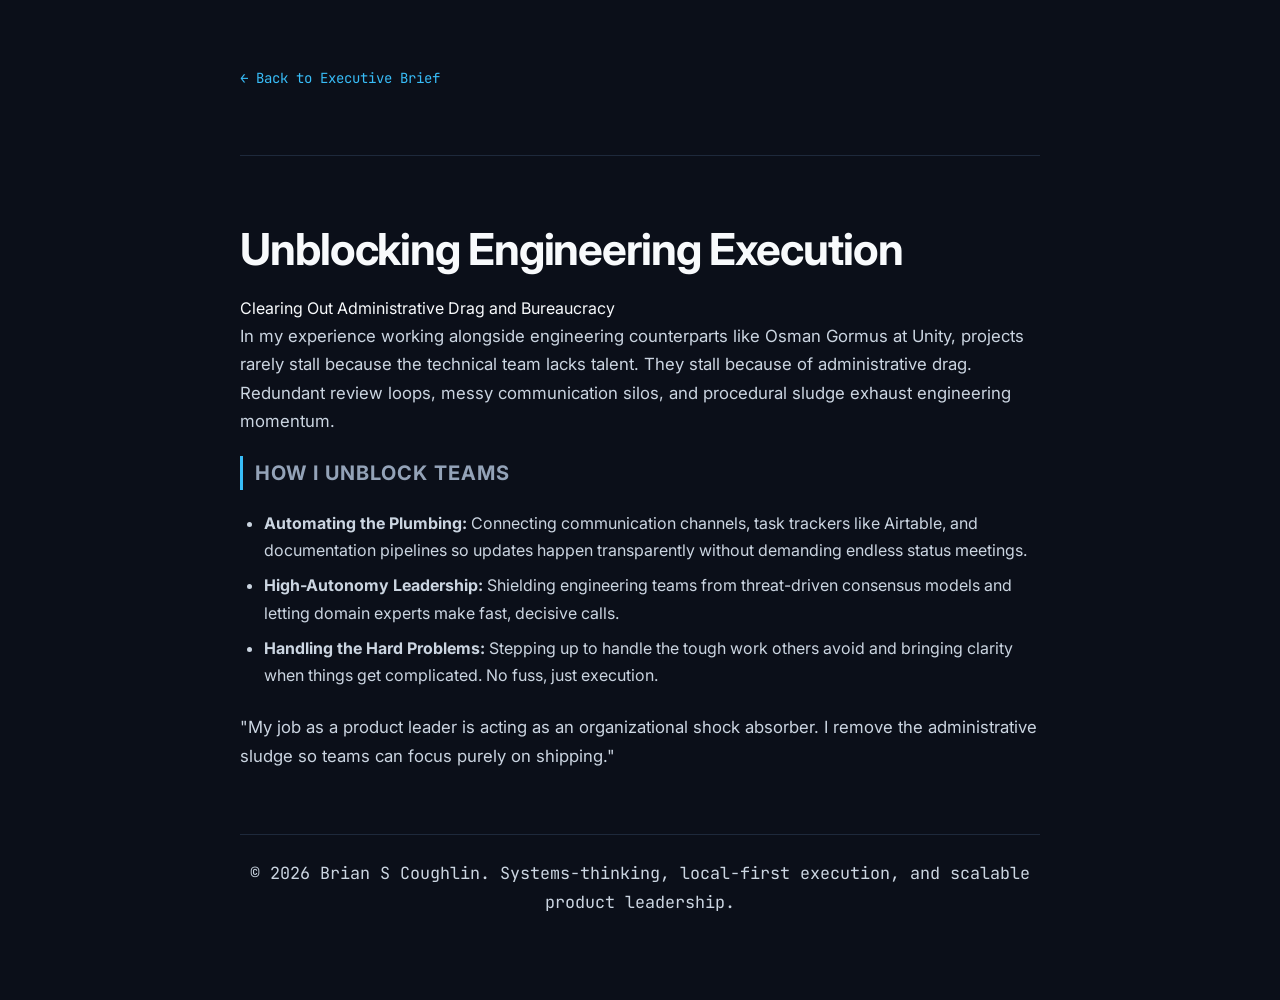
<file: artifacts/change-management.html>
<!DOCTYPE html>
<html lang="en">
<head>
    <meta charset="UTF-8">
    <meta name="viewport" content="width=device-width, initial-scale=1.0">
    <title>Frictionless Execution | Brian S Coughlin</title>
    <link rel="preconnect" href="https://fonts.googleapis.com">
    <link rel="preconnect" href="https://fonts.gstatic.com" crossorigin>
    <link href="https://fonts.googleapis.com/css2?family=Inter:wght@300;400;500;600;700&family=JetBrains+Mono:wght@400;500&display=swap" rel="stylesheet">
    <link rel="stylesheet" href="../assets/css/main.css">
    <!-- Google Analytics -->
    <script async src="https://www.googletagmanager.com/gtag/js?id=G-MHNN1TP5FT"></script>
    <script>
      window.dataLayer = window.dataLayer || [];
      function gtag(){dataLayer.push(arguments);}
      gtag('js', new Date());

      gtag('config', 'G-MHNN1TP5FT');
    </script>
</head>
<body>
    <div class="container">
        <header>
            <a href="../index.html" class="back-link">&larr; Back to Executive Brief</a>
        </header>
        
        <h1>Unblocking Engineering Execution</h1>
        <div class="subtitle">Clearing Out Administrative Drag and Bureaucracy</div>

        <p>In my experience working alongside engineering counterparts like Osman Gormus at Unity, projects rarely stall because the technical team lacks talent. They stall because of administrative drag. Redundant review loops, messy communication silos, and procedural sludge exhaust engineering momentum.</p>

        <h2>How I Unblock Teams</h2>
        <ul>
            <li><strong>Automating the Plumbing:</strong> Connecting communication channels, task trackers like Airtable, and documentation pipelines so updates happen transparently without demanding endless status meetings.</li>
            <li><strong>High-Autonomy Leadership:</strong> Shielding engineering teams from threat-driven consensus models and letting domain experts make fast, decisive calls.</li>
            <li><strong>Handling the Hard Problems:</strong> Stepping up to handle the tough work others avoid and bringing clarity when things get complicated. No fuss, just execution.</li>
        </ul>

        <div class="callout">
            <p>"My job as a product leader is acting as an organizational shock absorber. I remove the administrative sludge so teams can focus purely on shipping."</p>
        </div>

        <footer>
            <p>&copy; 2026 Brian S Coughlin. Systems-thinking, local-first execution, and scalable product leadership.</p>
        </footer>
    </div>
</body>
</html>
</file>
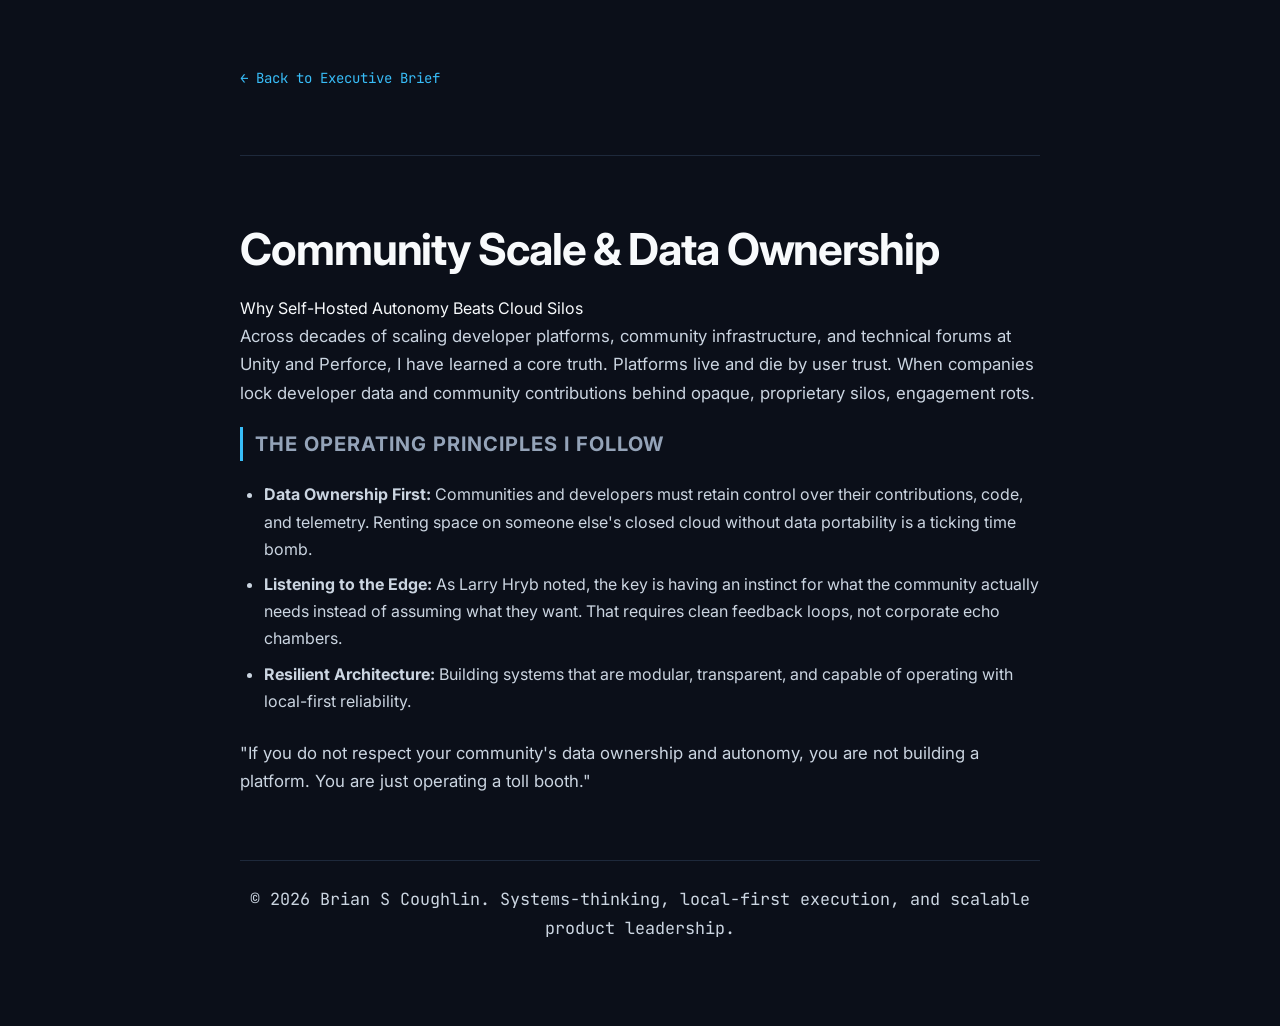
<file: artifacts/data-sovereignty.html>
<!DOCTYPE html>
<html lang="en">
<head>
    <meta charset="UTF-8">
    <meta name="viewport" content="width=device-width, initial-scale=1.0">
    <title>Community Scale & Data Ownership | Brian S Coughlin</title>
    <link rel="preconnect" href="https://fonts.googleapis.com">
    <link rel="preconnect" href="https://fonts.gstatic.com" crossorigin>
    <link href="https://fonts.googleapis.com/css2?family=Inter:wght@300;400;500;600;700&family=JetBrains+Mono:wght@400;500&display=swap" rel="stylesheet">
    <link rel="stylesheet" href="../assets/css/main.css">
    <!-- Google Analytics -->
    <script async src="https://www.googletagmanager.com/gtag/js?id=G-MHNN1TP5FT"></script>
    <script>
      window.dataLayer = window.dataLayer || [];
      function gtag(){dataLayer.push(arguments);}
      gtag('js', new Date());

      gtag('config', 'G-MHNN1TP5FT');
    </script>
</head>
<body>
    <div class="container">
        <header>
            <a href="../index.html" class="back-link">&larr; Back to Executive Brief</a>
        </header>
        
        <h1>Community Scale & Data Ownership</h1>
        <div class="subtitle">Why Self-Hosted Autonomy Beats Cloud Silos</div>

        <p>Across decades of scaling developer platforms, community infrastructure, and technical forums at Unity and Perforce, I have learned a core truth. Platforms live and die by user trust. When companies lock developer data and community contributions behind opaque, proprietary silos, engagement rots.</p>

        <h2>The Operating Principles I Follow</h2>
        <ul>
            <li><strong>Data Ownership First:</strong> Communities and developers must retain control over their contributions, code, and telemetry. Renting space on someone else's closed cloud without data portability is a ticking time bomb.</li>
            <li><strong>Listening to the Edge:</strong> As Larry Hryb noted, the key is having an instinct for what the community actually needs instead of assuming what they want. That requires clean feedback loops, not corporate echo chambers.</li>
            <li><strong>Resilient Architecture:</strong> Building systems that are modular, transparent, and capable of operating with local-first reliability.</li>
        </ul>

        <div class="callout">
            <p>"If you do not respect your community's data ownership and autonomy, you are not building a platform. You are just operating a toll booth."</p>
        </div>

        <footer>
            <p>&copy; 2026 Brian S Coughlin. Systems-thinking, local-first execution, and scalable product leadership.</p>
        </footer>
    </div>
</body>
</html>
</file>
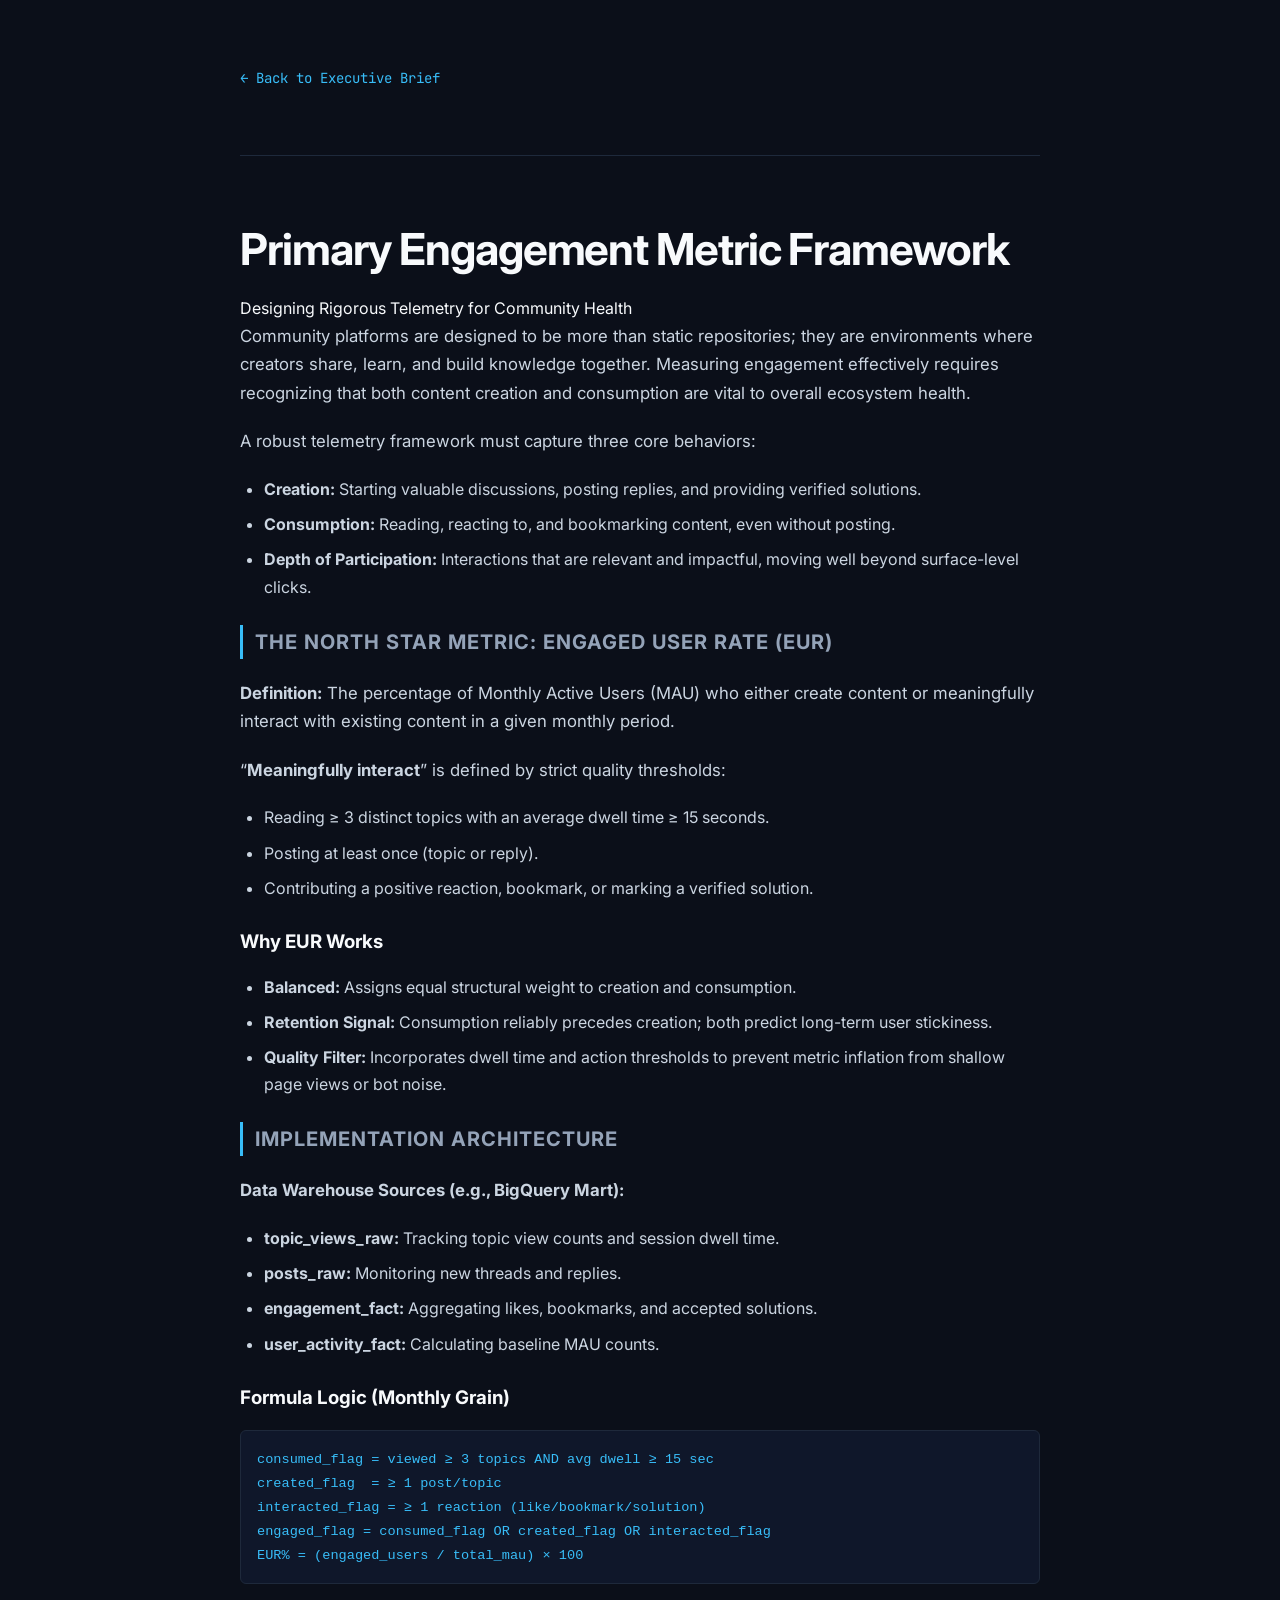
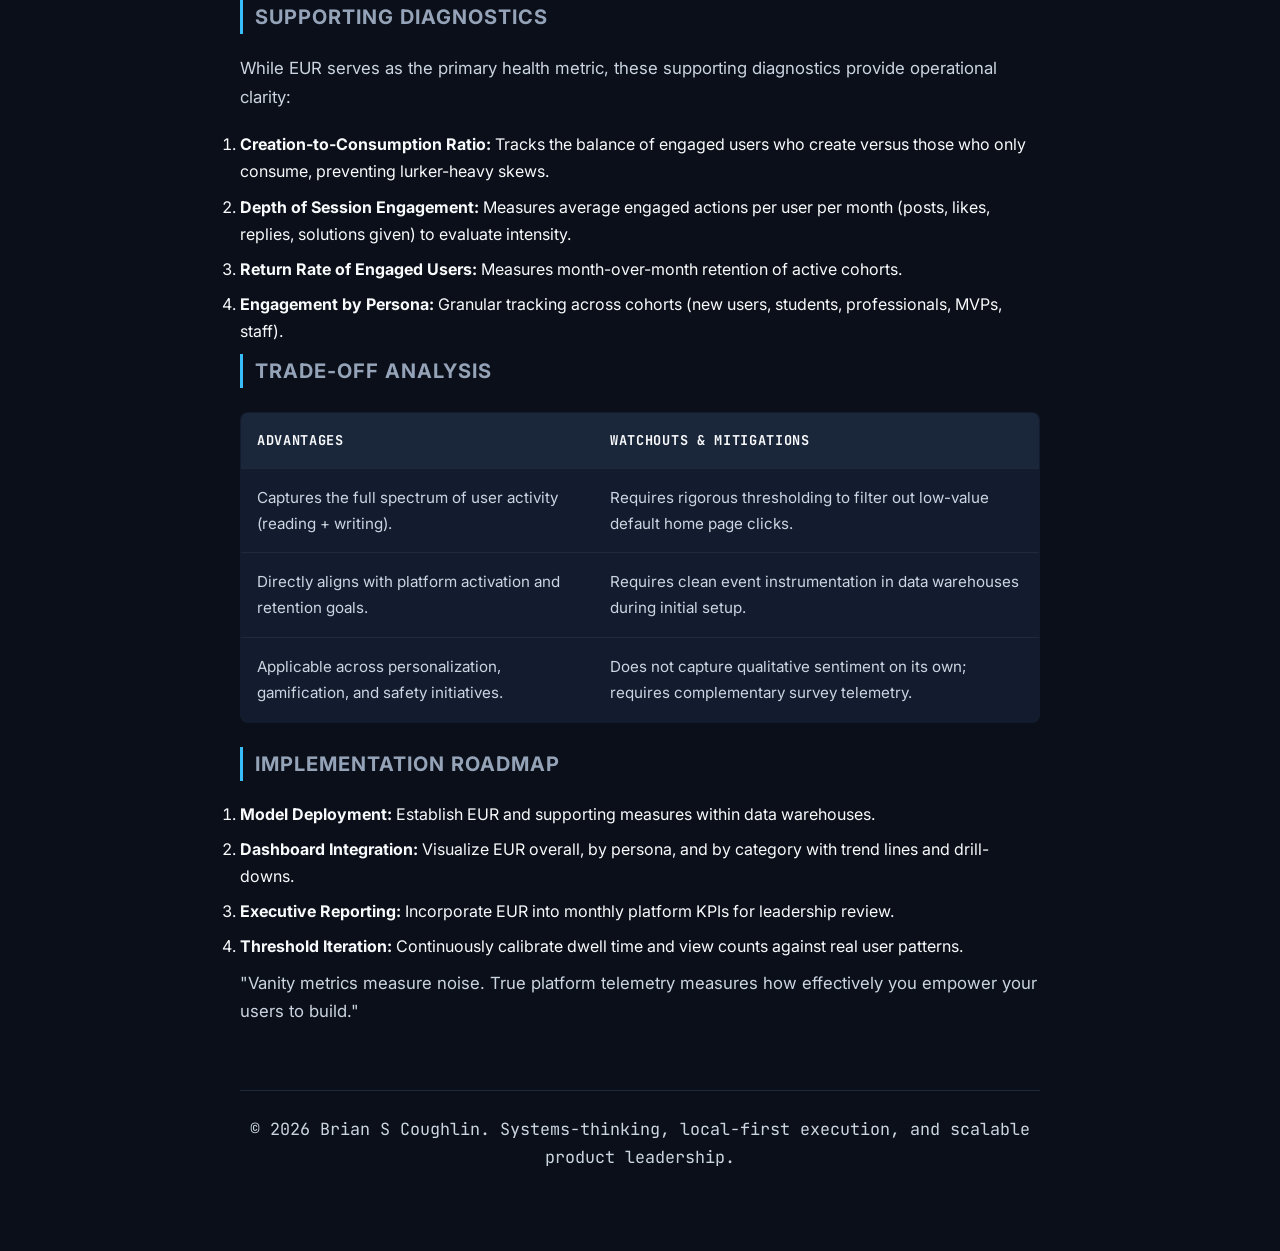
<file: artifacts/engagement-metrics.html>
<!DOCTYPE html>
<html lang="en">
<head>
    <meta charset="UTF-8">
    <meta name="viewport" content="width=device-width, initial-scale=1.0">
    <title>Platform Engagement & Telemetry | Brian S Coughlin</title>
    <link rel="preconnect" href="https://fonts.googleapis.com">
    <link rel="preconnect" href="https://fonts.gstatic.com" crossorigin>
    <link href="https://fonts.googleapis.com/css2?family=Inter:wght@300;400;500;600;700&family=JetBrains+Mono:wght@400;500&display=swap" rel="stylesheet">
    <link rel="stylesheet" href="../assets/css/main.css">
    <style>
        table {
            width: 100%;
            border-collapse: collapse;
            margin: 1.5rem 0;
            background-color: var(--card-bg);
            border: 1px solid var(--border);
            border-radius: 8px;
            overflow: hidden;
        }
        th, td {
            padding: 1rem;
            text-align: left;
            border-bottom: 1px solid var(--border);
            font-size: 0.95rem;
            color: #cbd5e1;
        }
        th {
            background-color: #1a2639;
            color: var(--text-primary);
            font-family: var(--font-mono);
            font-size: 0.85rem;
            text-transform: uppercase;
            letter-spacing: 0.05em;
        }
        tr:last-child td {
            border-bottom: none;
        }
        pre {
            background-color: #0f172a;
            border: 1px solid var(--border);
            border-radius: 6px;
            padding: 1rem;
            font-family: var(--font-mono);
            font-size: 0.85rem;
            color: #38bdf8;
            overflow-x: auto;
            margin: 1rem 0;
        }
    </style>
    <!-- Google Analytics -->
    <script async src="https://www.googletagmanager.com/gtag/js?id=G-MHNN1TP5FT"></script>
    <script>
      window.dataLayer = window.dataLayer || [];
      function gtag(){dataLayer.push(arguments);}
      gtag('js', new Date());

      gtag('config', 'G-MHNN1TP5FT');
    </script>
</head>
<body>
    <div class="container">
        <header>
            <a href="../index.html" class="back-link">&larr; Back to Executive Brief</a>
        </header>
        
        <h1>Primary Engagement Metric Framework</h1>
        <div class="subtitle">Designing Rigorous Telemetry for Community Health</div>

        <p>Community platforms are designed to be more than static repositories; they are environments where creators share, learn, and build knowledge together. Measuring engagement effectively requires recognizing that both content creation and consumption are vital to overall ecosystem health.</p>

        <p>A robust telemetry framework must capture three core behaviors:</p>
        <ul>
            <li><strong>Creation:</strong> Starting valuable discussions, posting replies, and providing verified solutions.</li>
            <li><strong>Consumption:</strong> Reading, reacting to, and bookmarking content, even without posting.</li>
            <li><strong>Depth of Participation:</strong> Interactions that are relevant and impactful, moving well beyond surface-level clicks.</li>
        </ul>

        <h2>The North Star Metric: Engaged User Rate (EUR)</h2>
        <p><strong>Definition:</strong> The percentage of Monthly Active Users (MAU) who either create content or meaningfully interact with existing content in a given monthly period.</p>
        
        <p>“<strong>Meaningfully interact</strong>” is defined by strict quality thresholds:</p>
        <ul>
            <li>Reading &ge; 3 distinct topics with an average dwell time &ge; 15 seconds.</li>
            <li>Posting at least once (topic or reply).</li>
            <li>Contributing a positive reaction, bookmark, or marking a verified solution.</li>
        </ul>

        <h3>Why EUR Works</h3>
        <ul>
            <li><strong>Balanced:</strong> Assigns equal structural weight to creation and consumption.</li>
            <li><strong>Retention Signal:</strong> Consumption reliably precedes creation; both predict long-term user stickiness.</li>
            <li><strong>Quality Filter:</strong> Incorporates dwell time and action thresholds to prevent metric inflation from shallow page views or bot noise.</li>
        </ul>

        <h2>Implementation Architecture</h2>
        <p><strong>Data Warehouse Sources (e.g., BigQuery Mart):</strong></p>
        <ul>
            <li><strong>topic_views_raw:</strong> Tracking topic view counts and session dwell time.</li>
            <li><strong>posts_raw:</strong> Monitoring new threads and replies.</li>
            <li><strong>engagement_fact:</strong> Aggregating likes, bookmarks, and accepted solutions.</li>
            <li><strong>user_activity_fact:</strong> Calculating baseline MAU counts.</li>
        </ul>

        <h3>Formula Logic (Monthly Grain)</h3>
        <pre><code>consumed_flag = viewed &ge; 3 topics AND avg dwell &ge; 15 sec
created_flag  = &ge; 1 post/topic
interacted_flag = &ge; 1 reaction (like/bookmark/solution)
engaged_flag = consumed_flag OR created_flag OR interacted_flag
EUR% = (engaged_users / total_mau) &times; 100</code></pre>

        <h2>Supporting Diagnostics</h2>
        <p>While EUR serves as the primary health metric, these supporting diagnostics provide operational clarity:</p>
        <ol>
            <li><strong>Creation-to-Consumption Ratio:</strong> Tracks the balance of engaged users who create versus those who only consume, preventing lurker-heavy skews.</li>
            <li><strong>Depth of Session Engagement:</strong> Measures average engaged actions per user per month (posts, likes, replies, solutions given) to evaluate intensity.</li>
            <li><strong>Return Rate of Engaged Users:</strong> Measures month-over-month retention of active cohorts.</li>
            <li><strong>Engagement by Persona:</strong> Granular tracking across cohorts (new users, students, professionals, MVPs, staff).</li>
        </ol>

        <h2>Trade-Off Analysis</h2>
        <table>
            <thead>
                <tr>
                    <th>Advantages</th>
                    <th>Watchouts & Mitigations</th>
                </tr>
            </thead>
            <tbody>
                <tr>
                    <td>Captures the full spectrum of user activity (reading + writing).</td>
                    <td>Requires rigorous thresholding to filter out low-value default home page clicks.</td>
                </tr>
                <tr>
                    <td>Directly aligns with platform activation and retention goals.</td>
                    <td>Requires clean event instrumentation in data warehouses during initial setup.</td>
                </tr>
                <tr>
                    <td>Applicable across personalization, gamification, and safety initiatives.</td>
                    <td>Does not capture qualitative sentiment on its own; requires complementary survey telemetry.</td>
                </tr>
            </tbody>
        </table>

        <h2>Implementation Roadmap</h2>
        <ol>
            <li><strong>Model Deployment:</strong> Establish EUR and supporting measures within data warehouses.</li>
            <li><strong>Dashboard Integration:</strong> Visualize EUR overall, by persona, and by category with trend lines and drill-downs.</li>
            <li><strong>Executive Reporting:</strong> Incorporate EUR into monthly platform KPIs for leadership review.</li>
            <li><strong>Threshold Iteration:</strong> Continuously calibrate dwell time and view counts against real user patterns.</li>
        </ol>

        <div class="callout">
            <p>"Vanity metrics measure noise. True platform telemetry measures how effectively you empower your users to build."</p>
        </div>

        <footer>
            <p>&copy; 2026 Brian S Coughlin. Systems-thinking, local-first execution, and scalable product leadership.</p>
        </footer>
    </div>
</body>
</html>
</file>
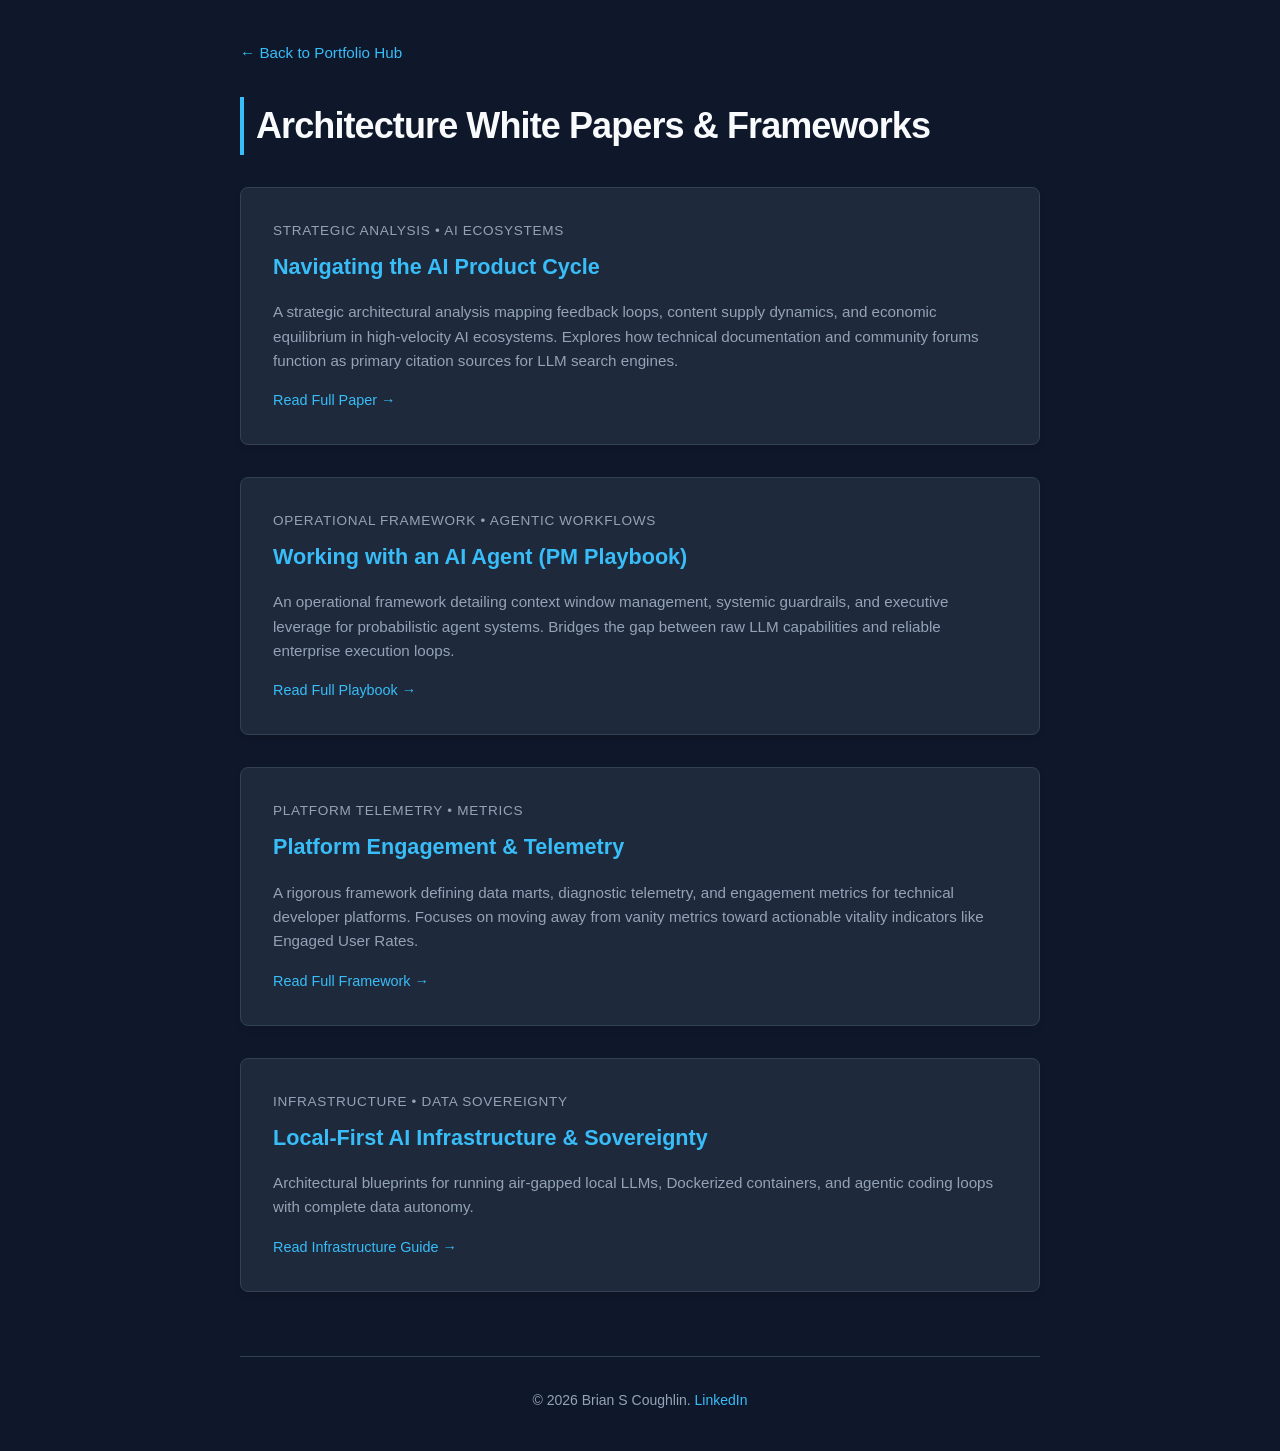
<file: artifacts/whitepapers.html>
<!DOCTYPE html>
<html lang="en">
<head>
    <meta charset="UTF-8">
    <meta name="viewport" content="width=device-width, initial-scale=1.0">
    <title>Architecture White Papers — Brian S. Coughlin</title>
    <style>
        :root {
            --bg-color: #0f172a;
            --card-bg: #1e293b;
            --text-primary: #f8fafc;
            --text-secondary: #94a3b8;
            --accent: #38bdf8;
            --border: #334155;
        }
        * { box-sizing: border-box; margin: 0; padding: 0; }
        body {
            font-family: -apple-system, BlinkMacSystemFont, "Segoe UI", Roboto, sans-serif;
            background-color: var(--bg-color);
            color: var(--text-primary);
            line-height: 1.6;
            padding: 2.5rem 1rem;
        }
        .container { max-width: 800px; margin: 0 auto; }
        .back-link { display: inline-block; margin-bottom: 2rem; color: var(--accent); font-size: 0.95rem; }
        h1 { font-size: 2.25rem; margin-bottom: 2rem; color: var(--text-primary); border-left: 4px solid var(--accent); padding-left: 0.75rem; letter-spacing: -0.025em; }
        
        .paper-card {
            background: var(--card-bg);
            border: 1px solid var(--border);
            border-radius: 8px;
            padding: 2rem;
            margin-bottom: 2rem;
            box-shadow: 0 4px 6px -1px rgba(0, 0, 0, 0.1);
        }
        .paper-meta { font-size: 0.85rem; color: var(--text-secondary); text-transform: uppercase; letter-spacing: 0.05em; margin-bottom: 0.5rem; }
        .paper-card h2 { font-size: 1.35rem; color: var(--accent); margin-bottom: 1rem; }
        .paper-card p { color: var(--text-secondary); margin-bottom: 1rem; font-size: 0.95rem; }
        .paper-links { display: flex; gap: 1rem; margin-top: 1rem; font-size: 0.9rem; }
        
        footer { text-align: center; color: var(--text-secondary); font-size: 0.875rem; border-top: 1px solid var(--border); padding-top: 2rem; margin-top: 4rem; }
        a { color: var(--accent); text-decoration: none; }
        a:hover { text-decoration: underline; }
    </style>
    <!-- Google Analytics -->
    <script async src="https://www.googletagmanager.com/gtag/js?id=G-MHNN1TP5FT"></script>
    <script>
      window.dataLayer = window.dataLayer || [];
      function gtag(){dataLayer.push(arguments);}
      gtag('js', new Date());

      gtag('config', 'G-MHNN1TP5FT');
    </script>
</head>
<body>
    <div class="container">
        <a href="../index.html" class="back-link">&larr; Back to Portfolio Hub</a>
        
        <h1>Architecture White Papers & Frameworks</h1>

        <div class="paper-card">
            <div class="paper-meta">Strategic Analysis &bull; AI Ecosystems</div>
            <h2>Navigating the AI Product Cycle</h2>
            <p>A strategic architectural analysis mapping feedback loops, content supply dynamics, and economic equilibrium in high-velocity AI ecosystems. Explores how technical documentation and community forums function as primary citation sources for LLM search engines.</p>
            <div class="paper-links">
                <a href="ai-product-cycle.html">Read Full Paper &rarr;</a>
            </div>
        </div>

        <div class="paper-card">
            <div class="paper-meta">Operational Framework &bull; Agentic Workflows</div>
            <h2>Working with an AI Agent (PM Playbook)</h2>
            <p>An operational framework detailing context window management, systemic guardrails, and executive leverage for probabilistic agent systems. Bridges the gap between raw LLM capabilities and reliable enterprise execution loops.</p>
            <div class="paper-links">
                <a href="ai-pm-playbook.html">Read Full Playbook &rarr;</a>
            </div>
        </div>

        <div class="paper-card">
            <div class="paper-meta">Platform Telemetry &bull; Metrics</div>
            <h2>Platform Engagement & Telemetry</h2>
            <p>A rigorous framework defining data marts, diagnostic telemetry, and engagement metrics for technical developer platforms. Focuses on moving away from vanity metrics toward actionable vitality indicators like Engaged User Rates.</p>
            <div class="paper-links">
                <a href="engagement-metrics.html">Read Full Framework &rarr;</a>
            </div>
        </div>

        <div class="paper-card">
            <div class="paper-meta">Infrastructure &bull; Data Sovereignty</div>
            <h2>Local-First AI Infrastructure & Sovereignty</h2>
            <p>Architectural blueprints for running air-gapped local LLMs, Dockerized containers, and agentic coding loops with complete data autonomy.</p>
            <div class="paper-links">
                <a href="ai-infrastructure.html">Read Infrastructure Guide &rarr;</a>
            </div>
        </div>

        <footer>
            <p>&copy; 2026 Brian S Coughlin. <a href="https://www.linkedin.com/in/brianscoughlin/" target="_blank">LinkedIn</a></p>
        </footer>
    </div>
</body>
</html>
</file>
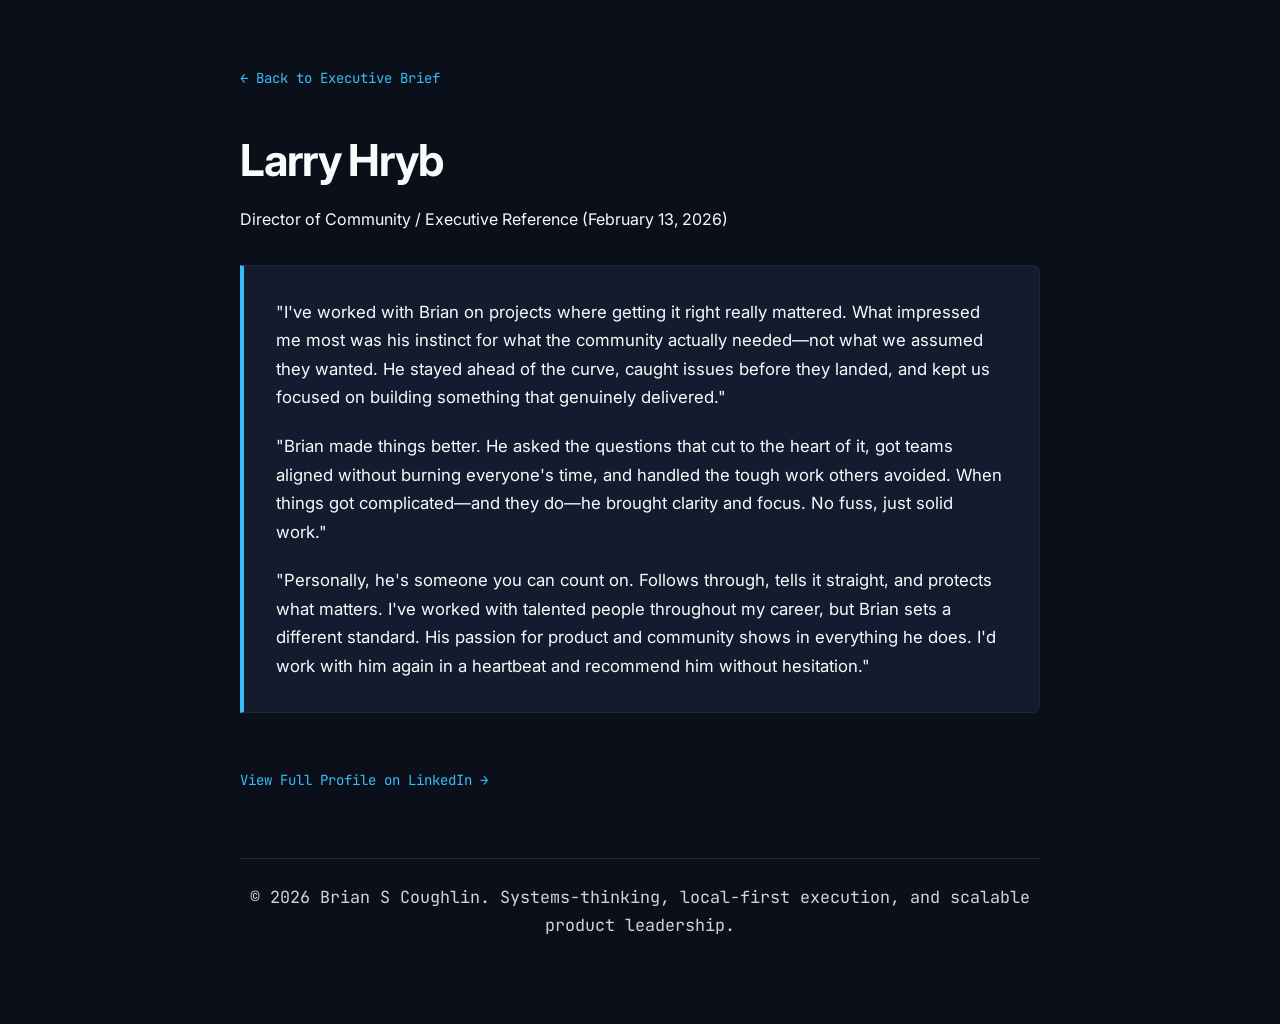
<file: endorsements/larry-hryb.html>
<!DOCTYPE html>
<html lang="en">
<head>
    <meta charset="UTF-8">
    <meta name="viewport" content="width=device-width, initial-scale=1.0">
    <title>Larry Hryb Endorsement | Brian S Coughlin</title>
    <link rel="preconnect" href="https://fonts.googleapis.com">
    <link rel="preconnect" href="https://fonts.gstatic.com" crossorigin>
    <link href="https://fonts.googleapis.com/css2?family=Inter:wght@300;400;500;600;700&family=JetBrains+Mono:wght@400;500&display=swap" rel="stylesheet">
    <link rel="stylesheet" href="../assets/css/main.css">
    <!-- Google Analytics -->
    <script async src="https://www.googletagmanager.com/gtag/js?id=G-MHNN1TP5FT"></script>
    <script>
      window.dataLayer = window.dataLayer || [];
      function gtag(){dataLayer.push(arguments);}
      gtag('js', new Date());

      gtag('config', 'G-MHNN1TP5FT');
    </script>
</head>
<body>
    <div class="container">
        <div id="site-header"></div>
        
        <h1>Larry Hryb</h1>
        <div class="subtitle">Director of Community / Executive Reference (February 13, 2026)</div>

        <div class="quote-box">
            <p>"I've worked with Brian on projects where getting it right really mattered. What impressed me most was his instinct for what the community actually needed—not what we assumed they wanted. He stayed ahead of the curve, caught issues before they landed, and kept us focused on building something that genuinely delivered."</p>
            <p>"Brian made things better. He asked the questions that cut to the heart of it, got teams aligned without burning everyone's time, and handled the tough work others avoided. When things got complicated—and they do—he brought clarity and focus. No fuss, just solid work."</p>
            <p>"Personally, he's someone you can count on. Follows through, tells it straight, and protects what matters. I've worked with talented people throughout my career, but Brian sets a different standard. His passion for product and community shows in everything he does. I'd work with him again in a heartbeat and recommend him without hesitation."</p>
        </div>

        <a href="https://www.linkedin.com" target="_blank" class="linkedin-link">View Full Profile on LinkedIn &rarr;</a>

        <footer>
            <div id="site-footer"></div>
        </footer>
    </div>

    <script src="../assets/js/include.js"></script>
</body>
</html>
</file>
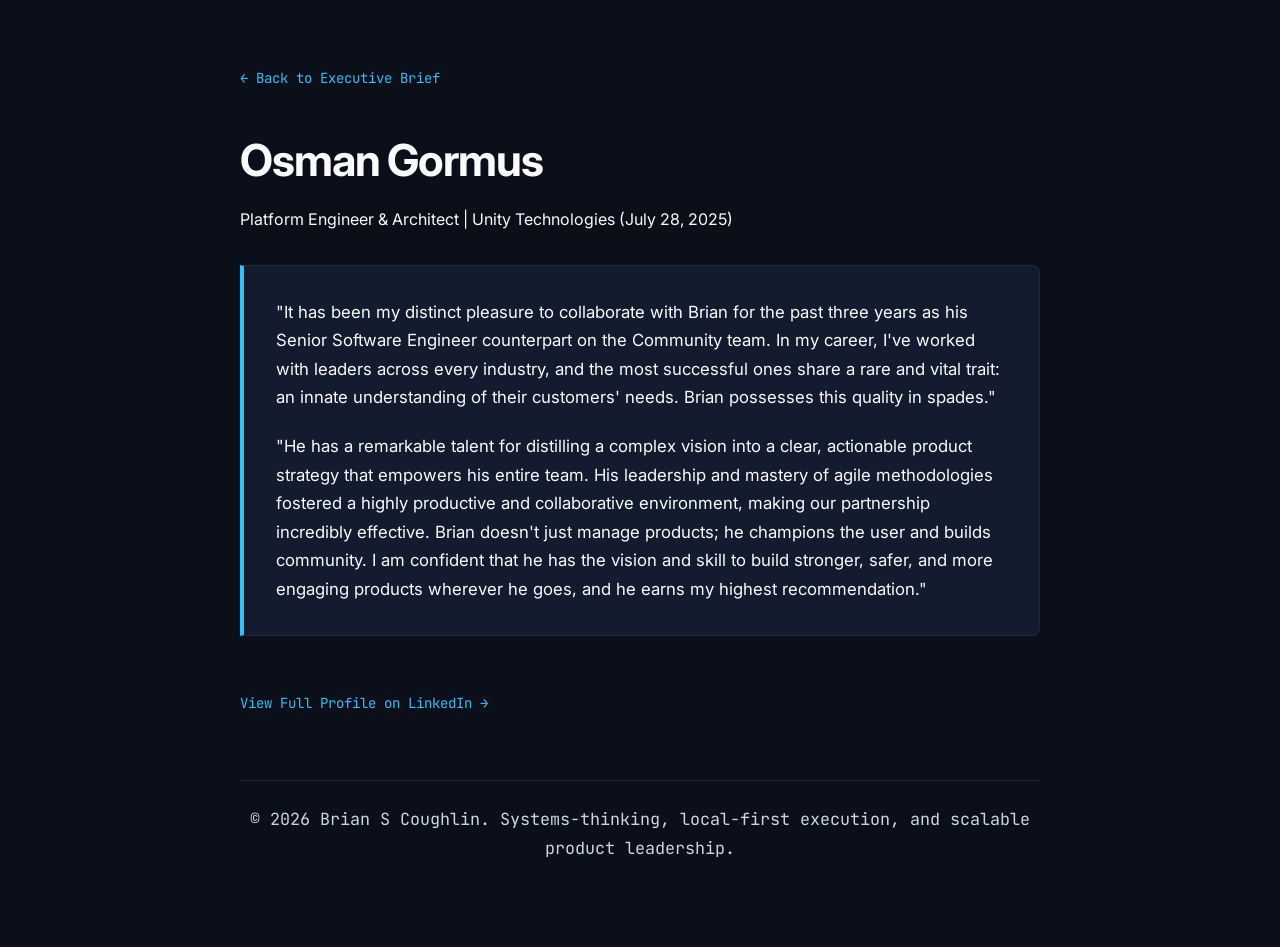
<file: endorsements/osman.html>
<!DOCTYPE html>
<html lang="en">
<head>
    <meta charset="UTF-8">
    <meta name="viewport" content="width=device-width, initial-scale=1.0">
    <title>Osman Gormus Endorsement | Brian S Coughlin</title>
    <link rel="preconnect" href="https://fonts.googleapis.com">
    <link rel="preconnect" href="https://fonts.gstatic.com" crossorigin>
    <link href="https://fonts.googleapis.com/css2?family=Inter:wght@300;400;500;600;700&family=JetBrains+Mono:wght@400;500&display=swap" rel="stylesheet">
    <link rel="stylesheet" href="../assets/css/main.css">
    <!-- Google Analytics -->
    <script async src="https://www.googletagmanager.com/gtag/js?id=G-MHNN1TP5FT"></script>
    <script>
      window.dataLayer = window.dataLayer || [];
      function gtag(){dataLayer.push(arguments);}
      gtag('js', new Date());

      gtag('config', 'G-MHNN1TP5FT');
    </script>
</head>
<body>
    <div class="container">
        <div id="site-header"></div>
        
        <h1>Osman Gormus</h1>
        <div class="subtitle">Platform Engineer & Architect | Unity Technologies (July 28, 2025)</div>

        <div class="quote-box">
            <p>"It has been my distinct pleasure to collaborate with Brian for the past three years as his Senior Software Engineer counterpart on the Community team. In my career, I've worked with leaders across every industry, and the most successful ones share a rare and vital trait: an innate understanding of their customers' needs. Brian possesses this quality in spades."</p>
            <p>"He has a remarkable talent for distilling a complex vision into a clear, actionable product strategy that empowers his entire team. His leadership and mastery of agile methodologies fostered a highly productive and collaborative environment, making our partnership incredibly effective. Brian doesn't just manage products; he champions the user and builds community. I am confident that he has the vision and skill to build stronger, safer, and more engaging products wherever he goes, and he earns my highest recommendation."</p>
        </div>

        <a href="https://www.linkedin.com" target="_blank" class="linkedin-link">View Full Profile on LinkedIn &rarr;</a>

        <footer>
            <div id="site-footer"></div>
        </footer>
    </div>

    <script src="../assets/js/include.js"></script>
</body>
</html>
</file>
<file: assets/css/main.css>
:root {
    --bg-color: #0b0f19;
    --card-bg: #131c2e;
    --text-primary: #f8fafc;
    --text-secondary: #94a3b8;
    --accent: #38bdf8;
    --border: #1e293b;
    --font-sans: 'Inter', -apple-system, BlinkMacSystemFont, sans-serif;
    --font-mono: 'JetBrains Mono', monospace;
}

* {
    box-sizing: border-box;
    margin: 0;
    padding: 0;
}

body {
    background-color: var(--bg-color);
    color: var(--text-primary);
    font-family: var(--font-sans);
    line-height: 1.7;
    padding: 2rem 1rem;
}

.container {
    max-width: 800px;
    margin: 0 auto;
    padding: 2rem 0;
}

header {
    margin-bottom: 3.5rem;
    border-bottom: 1px solid var(--border);
    padding-bottom: 2rem;
}

.audience-tag {
    font-family: var(--font-mono);
    font-size: 0.8rem;
    text-transform: uppercase;
    letter-spacing: 0.1em;
    color: var(--accent);
    margin-bottom: 1rem;
    background-color: var(--card-bg);
    border: 1px solid var(--border);
    display: inline-block;
    padding: 0.25rem 0.75rem;
    border-radius: 4px;
}

h1 {
    font-size: 2.75rem;
    font-weight: 700;
    letter-spacing: -0.025em;
    margin-bottom: 0.5rem;
}

.tagline {
    font-size: 1.25rem;
    color: var(--accent);
    font-weight: 500;
    margin-bottom: 1.5rem;
}

.contact-links {
    display: flex;
    gap: 1.5rem;
    font-family: var(--font-mono);
    font-size: 0.875rem;
}

.contact-links a {
    color: var(--text-secondary);
    text-decoration: none;
    transition: color 0.2s ease;
}

.contact-links a:hover {
    color: var(--accent);
}

section {
    margin-bottom: 3rem;
}

h2 {
    font-size: 1.25rem;
    text-transform: uppercase;
    letter-spacing: 0.05em;
    color: var(--text-secondary);
    margin-bottom: 1.25rem;
    border-left: 3px solid var(--accent);
    padding-left: 0.75rem;
}

p {
    color: #cbd5e1;
    margin-bottom: 1.25rem;
    font-size: 1.05rem;
}

ul {
    margin: 1rem 0 1.5rem 1.5rem;
    color: #cbd5e1;
}

li {
    margin-bottom: 0.5rem;
}

.highlight-box {
    background-color: var(--card-bg);
    border: 1px solid var(--border);
    border-left: 4px solid var(--accent);
    border-radius: 0 8px 8px 0;
    padding: 1.5rem;
    margin: 1.5rem 0;
}

.highlight-box p {
    color: var(--text-primary);
    margin-bottom: 0;
    font-weight: 500;
}

.thesis-grid {
    display: grid;
    gap: 1.5rem;
    margin-top: 1.5rem;
}

.card {
    background-color: var(--card-bg);
    border: 1px solid var(--border);
    border-radius: 8px;
    padding: 1.5rem;
    transition: all 0.2s ease;
    text-decoration: none;
    display: block;
}

.card:hover {
    border-color: var(--accent);
    transform: translateY(-2px);
}

.card h3 {
    font-size: 1.15rem;
    font-weight: 600;
    margin-bottom: 0.5rem;
    color: var(--text-primary);
    display: flex;
    justify-content: space-between;
    align-items: center;
}

.card h3 span.arrow {
    color: var(--accent);
    font-family: var(--font-mono);
    font-size: 1rem;
}

.card p {
    font-size: 0.95rem;
    margin-bottom: 0;
    color: var(--text-secondary);
}

.skills-list {
    display: flex;
    flex-wrap: wrap;
    gap: 0.5rem;
    margin-top: 1.0rem;
}

.skill-tag {
    background-color: var(--card-bg);
    border: 1px solid var(--border);
    color: var(--accent);
    font-family: var(--font-mono);
    font-size: 0.8rem;
    padding: 0.35rem 0.75rem;
    border-radius: 4px;
}

.back-link {
    font-family: var(--font-mono);
    font-size: 0.875rem;
    color: var(--accent);
    text-decoration: none;
    display: inline-block;
    margin-bottom: 2rem;
}

.back-link:hover {
    text-decoration: underline;
}

.quote-box {
    background-color: var(--card-bg);
    border: 1px solid var(--border);
    border-left: 4px solid var(--accent);
    border-radius: 0 8px 8px 0;
    padding: 2rem;
    margin: 2rem 0;
}

.quote-box p {
    color: var(--text-primary);
    font-size: 1.05rem;
    margin-bottom: 1.25rem;
    line-height: 1.7;
}

.quote-box p:last-child {
    margin-bottom: 0;
}

.linkedin-link {
    display: inline-block;
    margin-top: 1.5rem;
    font-family: var(--font-mono);
    font-size: 0.875rem;
    color: var(--accent);
    text-decoration: none;
}

.linkedin-link:hover {
    text-decoration: underline;
}

footer {
    margin-top: 4rem;
    border-top: 1px solid var(--border);
    padding-top: 1.5rem;
    text-align: center;
    font-size: 0.875rem;
    color: var(--text-secondary);
    font-family: var(--font-mono);
}

@media (max-width: 640px) {
    h1 { font-size: 2.2rem; }
    .contact-links { flex-direction: column; gap: 0.5rem; }
}
</file>
